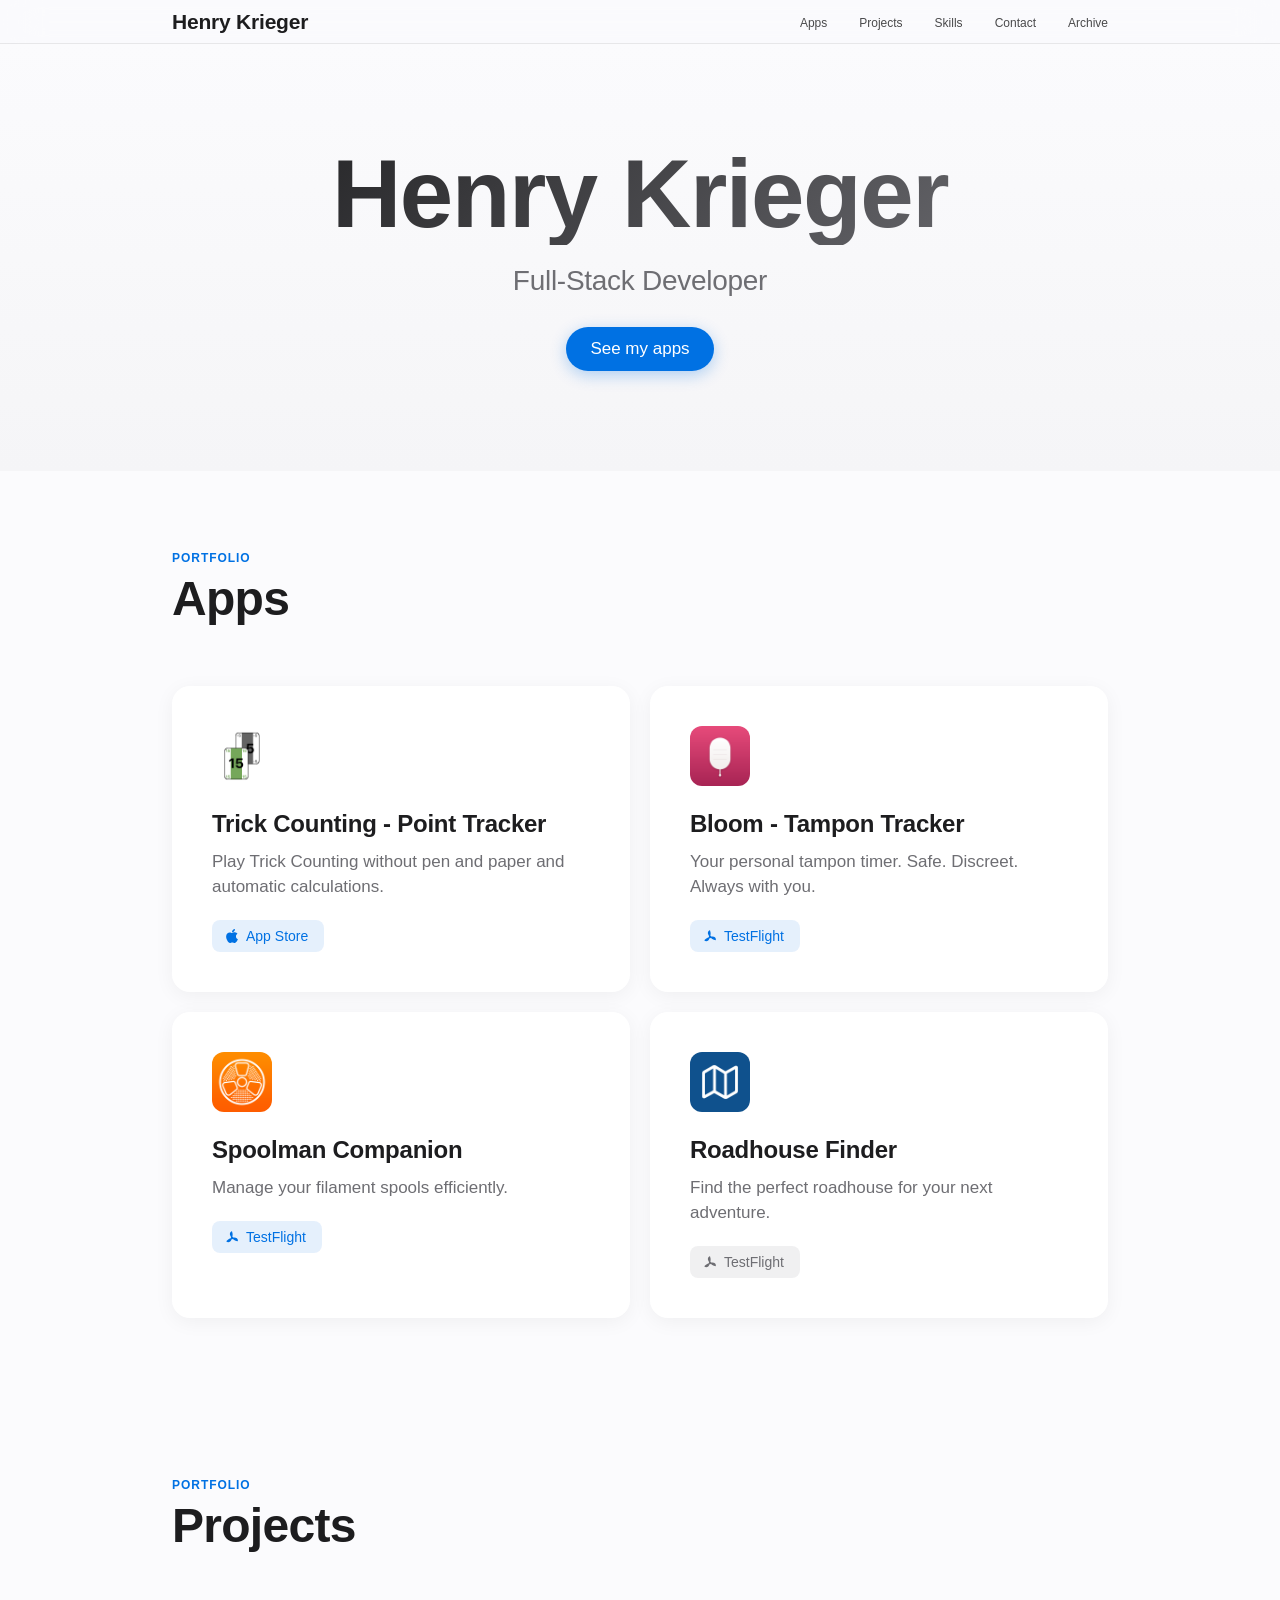
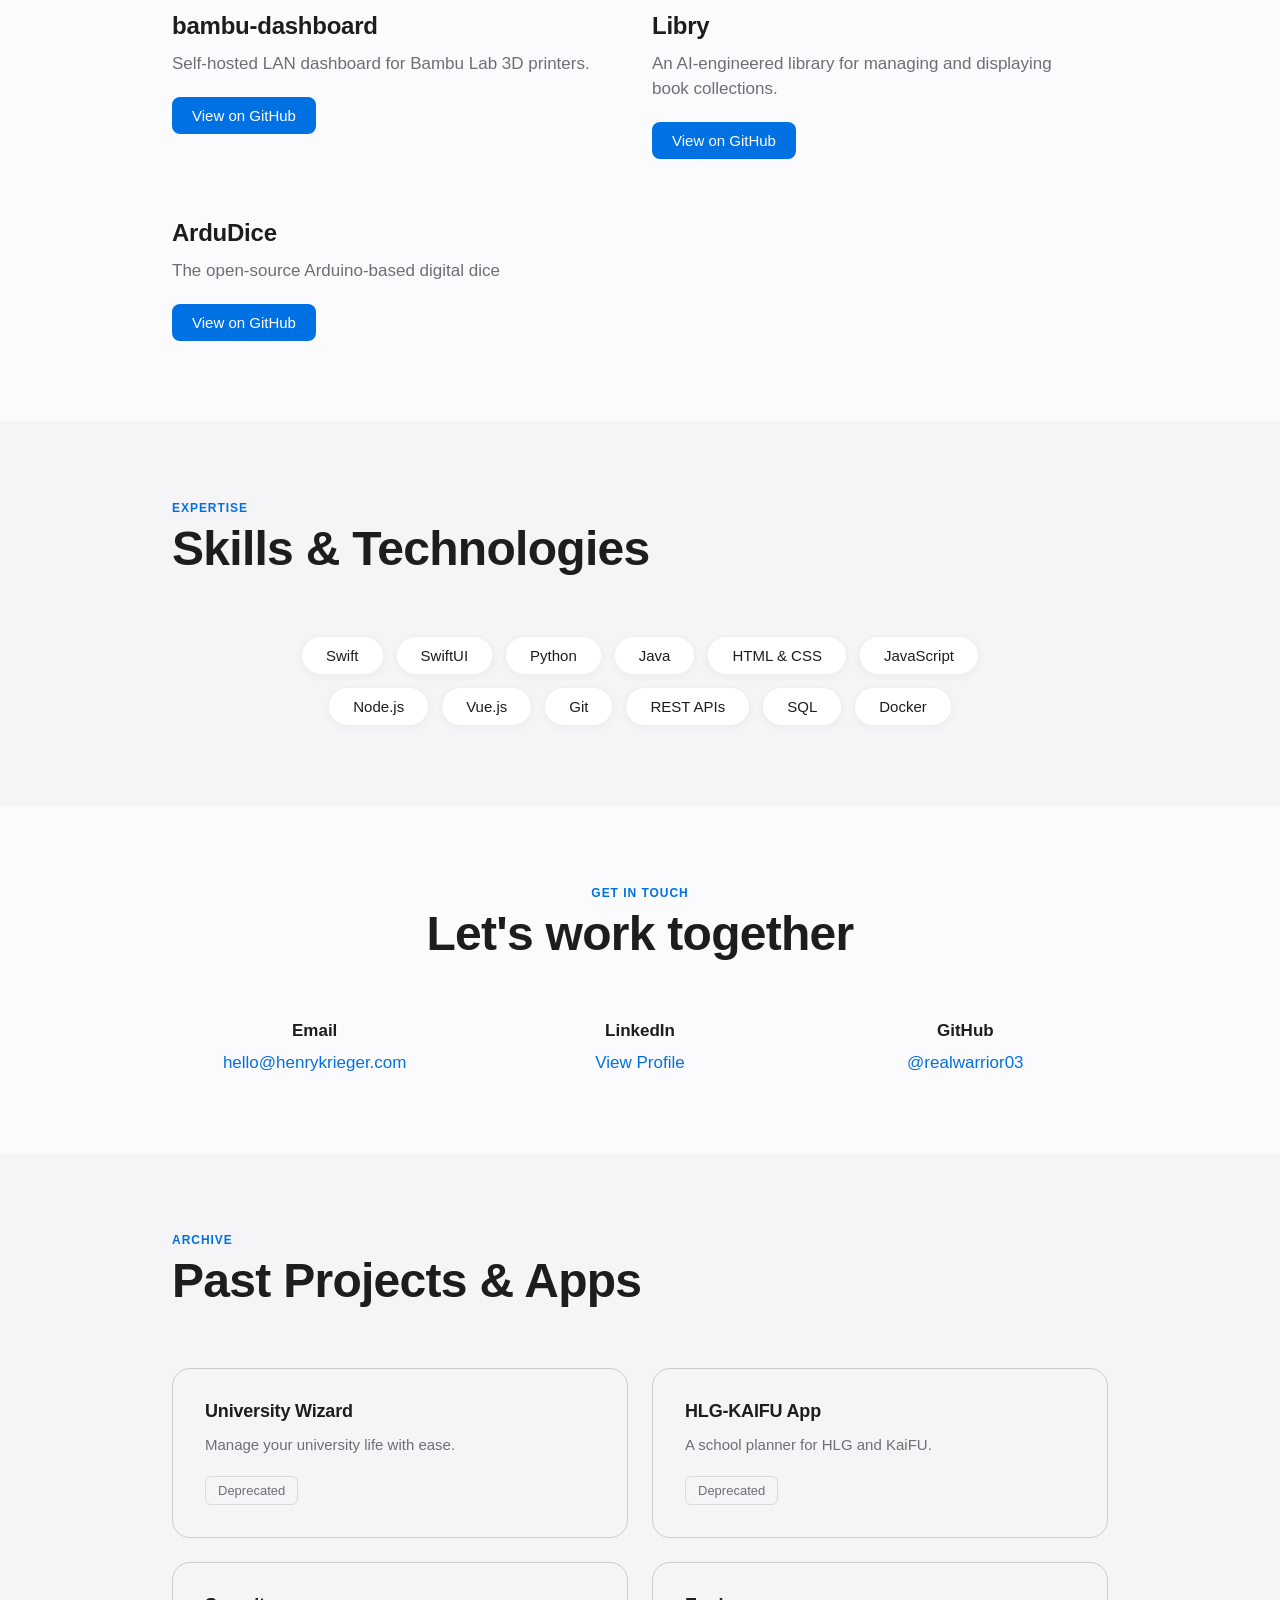
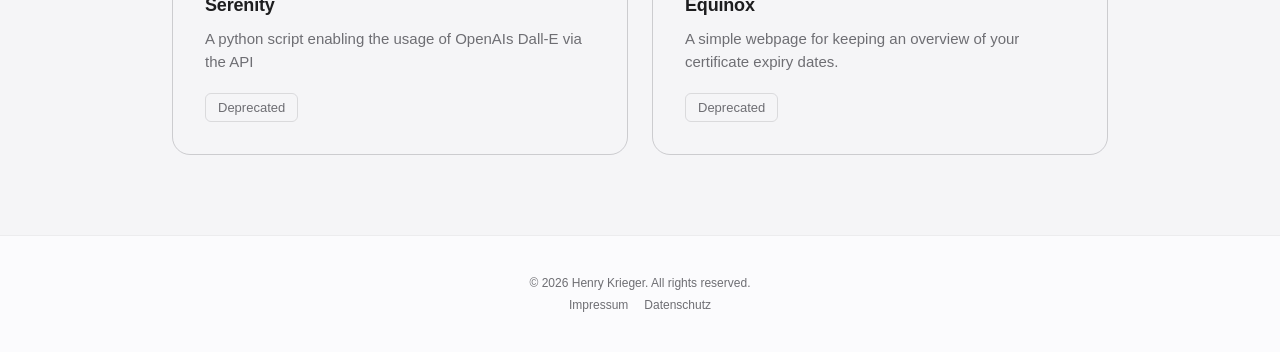
<file: index.html>
<!DOCTYPE html>
<html lang="de">
<head>
    <meta charset="UTF-8">
    <meta name="viewport" content="width=device-width, initial-scale=1.0">
    <title>Henry Krieger</title>
    <link rel="stylesheet" href="style.css">
    <link rel="icon" type="image/svg+xml" href="/favicon.svg">
    <link rel="apple-touch-icon" href="/favicon.svg">
</head>
<body>
    <nav>
        <div class="nav-content">
            <div class="nav-title">Henry Krieger</div>
            <ul class="nav-links">
                <li><a href="#apps">Apps</a></li>
                <li><a href="#projects">Projects</a></li>
                <li><a href="#skills">Skills</a></li>
                <li><a href="#contact">Contact</a></li>
                <li><a href="#archive">Archive</a></li>
            </ul>
        </div>
    </nav>

    <section class="hero">
        <div class="container">
            <h1>Henry Krieger</h1>
            <p class="hero-subtitle">Full-Stack Developer</p>
            <a href="#apps" class="cta-button">See my apps</a>
        </div>
    </section>

    <section id="apps">
        <div class="container">
            <div class="section-header">
                <p class="section-eyebrow">Portfolio</p>
                <h2 class="section-title">Apps</h2>
            </div>
            <div class="cards-grid">
                <div class="card fade-in">
                    <img class="card-icon" src="./media/trickcounting_icon.png">
                    <h3>Trick Counting - Point Tracker</h3>
                    <p>Play Trick Counting without pen and paper and automatic calculations.</p>
                    <a href="https://apps.apple.com/de/app/trick-counting-point-tracker/id1604458593?l=en-GB" class="card-link app-status available">
                        <svg class="btn-icon" viewBox="0 0 384 512" fill="currentColor" aria-hidden="true"><path d="M318.7 268.7c-.2-36.7 16.4-64.4 50-84.8-18.8-26.9-47.2-41.7-84.7-44.6-35.5-2.8-74.3 20.7-88.5 20.7-15 0-49.4-19.7-76.4-19.7C63.3 141.2 4 184.8 4 273.5q0 39.3 14.4 81.2c12.8 36.7 59 126.7 107.2 125.2 25.2-.6 43-17.9 75.8-17.9 31.8 0 48.3 17.9 76.4 17.9 48.6-.7 90.4-82.5 102.6-119.3-65.2-30.7-61.7-90-61.7-91.9zm-56.6-164.2c27.3-32.4 24.8-61.9 24-72.5-24.1 1.4-52 16.4-67.9 34.9-17.5 19.8-27.8 44.3-25.6 71.9 26.1 2 49.9-11.4 69.5-34.3z"/></svg>
                        App Store</a>
                </div>
                <div class="card fade-in">
                    <img class="card-icon" src="./media/bloom_icon.png">
                    <h3>Bloom - Tampon Tracker</h3>
                    <p>Your personal tampon timer. Safe. Discreet. Always with you.</p>
                    <a href="https://testflight.apple.com/join/H6pnygnQ" class="card-link app-status available">
                        <svg class="btn-icon btn-icon-rotor" viewBox="0 0 24 24" fill="currentColor" aria-hidden="true"><path d="M12 12C7.5 8 8 3 12 2 13.5 6 13 9.5 12 12Z"/><path d="M12 12C7.5 8 8 3 12 2 13.5 6 13 9.5 12 12Z" transform="rotate(120 12 12)"/><path d="M12 12C7.5 8 8 3 12 2 13.5 6 13 9.5 12 12Z" transform="rotate(240 12 12)"/><circle cx="12" cy="12" r="1.8"/></svg>
                        TestFlight</a>
                </div>
                <div class="card fade-in" hidden>
                    <img class="card-icon" src="./media/nemus_icon.png">
                    <h3>Nemus: Game Tracker</h3>
                    <p>more soon</p>
                    <a href="#" class="card-link app-status coming-soon">
                        <svg class="btn-icon btn-icon-rotor" viewBox="0 0 24 24" fill="currentColor" aria-hidden="true"><path d="M12 12C7.5 8 8 3 12 2 13.5 6 13 9.5 12 12Z"/><path d="M12 12C7.5 8 8 3 12 2 13.5 6 13 9.5 12 12Z" transform="rotate(120 12 12)"/><path d="M12 12C7.5 8 8 3 12 2 13.5 6 13 9.5 12 12Z" transform="rotate(240 12 12)"/><circle cx="12" cy="12" r="1.8"/></svg>
                        TestFlight</a>
                </div>
                <div class="card fade-in">
                    <img class="card-icon" src="./media/spoolmancompanion_icon.png">
                    <h3>Spoolman Companion</h3>
                    <p>Manage your filament spools efficiently.</p>
                    <a href="https://testflight.apple.com/join/hHv7GQmv" class="card-link app-status available">
                        <svg class="btn-icon btn-icon-rotor" viewBox="0 0 24 24" fill="currentColor" aria-hidden="true"><path d="M12 12C7.5 8 8 3 12 2 13.5 6 13 9.5 12 12Z"/><path d="M12 12C7.5 8 8 3 12 2 13.5 6 13 9.5 12 12Z" transform="rotate(120 12 12)"/><path d="M12 12C7.5 8 8 3 12 2 13.5 6 13 9.5 12 12Z" transform="rotate(240 12 12)"/><circle cx="12" cy="12" r="1.8"/></svg>
                        TestFlight</a>
                </div>
                <div class="card fade-in" hidden>
                    <img class="card-icon" src="./media/pinboard_icon.png">
                    <h3>Pinboard</h3>
                    <p>more soon</p>
                    <a href="#" class="card-link app-status coming-soon">
                        <svg class="btn-icon btn-icon-rotor" viewBox="0 0 24 24" fill="currentColor" aria-hidden="true"><path d="M12 12C7.5 8 8 3 12 2 13.5 6 13 9.5 12 12Z"/><path d="M12 12C7.5 8 8 3 12 2 13.5 6 13 9.5 12 12Z" transform="rotate(120 12 12)"/><path d="M12 12C7.5 8 8 3 12 2 13.5 6 13 9.5 12 12Z" transform="rotate(240 12 12)"/><circle cx="12" cy="12" r="1.8"/></svg>
                        TestFlight</a>
                </div>
                <div class="card fade-in">
                    <img class="card-icon" src="./media/roadhousefinder_icon.png">
                    <h3>Roadhouse Finder</h3>
                    <p>Find the perfect roadhouse for your next adventure.</p>
                    <a href="https://testflight.apple.com/join/pAKDeSSI" class="card-link app-status coming-soon">
                        <svg class="btn-icon btn-icon-rotor" viewBox="0 0 24 24" fill="currentColor" aria-hidden="true"><path d="M12 12C7.5 8 8 3 12 2 13.5 6 13 9.5 12 12Z"/><path d="M12 12C7.5 8 8 3 12 2 13.5 6 13 9.5 12 12Z" transform="rotate(120 12 12)"/><path d="M12 12C7.5 8 8 3 12 2 13.5 6 13 9.5 12 12Z" transform="rotate(240 12 12)"/><circle cx="12" cy="12" r="1.8"/></svg>
                        TestFlight</a>
                </div>
                <div class="card fade-in" hidden>
                    <!-- <img class="card-icon" src="./media/subtrackrcompanion_icon.png"> -->
                    <h3>Subtrackr Companion</h3>
                    <p>more soon</p>
                    <a href="#" class="card-link app-status coming-soon">
                        <svg class="btn-icon btn-icon-rotor" viewBox="0 0 24 24" fill="currentColor" aria-hidden="true"><path d="M12 12C7.5 8 8 3 12 2 13.5 6 13 9.5 12 12Z"/><path d="M12 12C7.5 8 8 3 12 2 13.5 6 13 9.5 12 12Z" transform="rotate(120 12 12)"/><path d="M12 12C7.5 8 8 3 12 2 13.5 6 13 9.5 12 12Z" transform="rotate(240 12 12)"/><circle cx="12" cy="12" r="1.8"/></svg>
                        TestFlight</a>
                </div>
                <div class="card fade-in" hidden>
                    <!-- <img class="card-icon" src="./media/stube_icon.png"> -->
                    <h3>Stube</h3>
                    <p>more soon</p>
                    <a href="#" class="card-link app-status coming-soon">
                        <svg class="btn-icon btn-icon-rotor" viewBox="0 0 24 24" fill="currentColor" aria-hidden="true"><path d="M12 12C7.5 8 8 3 12 2 13.5 6 13 9.5 12 12Z"/><path d="M12 12C7.5 8 8 3 12 2 13.5 6 13 9.5 12 12Z" transform="rotate(120 12 12)"/><path d="M12 12C7.5 8 8 3 12 2 13.5 6 13 9.5 12 12Z" transform="rotate(240 12 12)"/><circle cx="12" cy="12" r="1.8"/></svg>
                        TestFlight</a>
                </div>
            </div>
        </div>
    </section>

    <section id="projects">
        <div class="container">
            <div class="section-header">
                <p class="section-eyebrow">Portfolio</p>
                <h2 class="section-title">Projects</h2>
            </div>
            <div class="projects-grid">
                <div class="project-item fade-in">
                    <h3>bambu-dashboard</h3>
                    <p>Self-hosted LAN dashboard for Bambu Lab 3D printers.</p>
                    <a href="" target="_blank" class="project-link active">View on GitHub</a>
                </div>
                <div class="project-item fade-in">
                    <h3>Libry</h3>
                    <p>An AI-engineered library for managing and displaying book collections.</p>
                    <a href="https://github.com/realwarrior03/henrys-library" target="_blank" class="project-link active">View on GitHub</a>
                </div>
                <div class="project-item fade-in">
                    <h3>ArduDice</h3>
                    <p>The open-source Arduino-based digital dice</p>
                    <a href="https://github.com/realwarrior03/ArduDice" target="_blank" class="project-link active">View on GitHub</a>
                </div>
                <div class="project-item fade-in" hidden>
                    <h3>Fortbildungen-rewritten</h3>
                    <p>A comprehensive webpage for managing trainings at your company. All based on your company's active direcory.</p>
                    <a href="#" class="project-link coming-soon">Soon on GitHub</a>
                </div>
                <div class="project-item fade-in" hidden>
                    <h3>Kopfbogen-v2026</h3>
                    <p>A modern webpage for managing your company's letterheads.</p>
                    <a href="#" class="project-link coming-soon">Soon on GitHub</a>
                </div>

            </div>
        </div>
    </section>

    <section id="skills">
        <div class="container">
            <div class="section-header">
                <p class="section-eyebrow">Expertise</p>
                <h2 class="section-title">Skills & Technologies</h2>
            </div>
            <div class="skills-container">
                <div class="skill-pill">Swift</div>
                <div class="skill-pill">SwiftUI</div>
                <div class="skill-pill">Python</div>
                <div class="skill-pill">Java</div>
                <div class="skill-pill">HTML & CSS</div>
                <div class="skill-pill">JavaScript</div>
                <div class="skill-pill">Node.js</div>
                <div class="skill-pill">Vue.js</div>
                <div class="skill-pill">Git</div>
                <div class="skill-pill">REST APIs</div>
                <div class="skill-pill">SQL</div>
                <div class="skill-pill">Docker</div>
            </div>
            <div class="skills-container" id="skills-container"></div>
        </div>
    </section>

    <section id="contact">
        <div class="container">
            <div class="section-header" style="text-align: center;">
                <p class="section-eyebrow">Get in touch</p>
                <h2 class="section-title">Let's work together</h2>
            </div>
            <div class="contact-grid">
                <div class="contact-item">
                    <h3>Email</h3>
                    <a href="mailto:hello@henrykrieger.com">hello@henrykrieger.com</a>
                </div>
                <div class="contact-item">
                    <h3>LinkedIn</h3>
                    <a href="https://linkedin.com/in/henrykrieger" target="_blank">View Profile</a>
                </div>
                <div class="contact-item">
                    <h3>GitHub</h3>
                    <a href="https://github.com/realwarrior03" target="_blank">@realwarrior03</a>
                </div>
            </div>
        </div>
    </section>

    <section id="archive">
        <div class="container">
            <div class="section-header">
                <p class="section-eyebrow">Archive</p>
                <h2 class="section-title">Past Projects & Apps</h2>
            </div>
            <div class="archive-grid">
                <div class="archive-item fade-in">
                    <h3>University Wizard</h3>
                    <p>Manage your university life with ease.</p>
                    <a class="archive-link deprecated">Deprecated</a>
                </div>
                <div class="archive-item fade-in">
                    <h3>HLG-KAIFU App</h3>
                    <p>A school planner for HLG and KaiFU.</p>
                    <a class="archive-link deprecated">Deprecated</a>
                </div>
                <div class="archive-item fade-in">
                    <h3>Serenity</h3>
                    <p>A python script enabling the usage of OpenAIs Dall-E via the API</p>
                    <a class="archive-link deprecated">Deprecated</a>
                </div>
                <div class="archive-item fade-in">
                    <h3>Equinox</h3>
                    <p>A simple webpage for keeping an overview of your certificate expiry dates.</p>
                    <a class="archive-link deprecated">Deprecated</a>
                </div>
            </div>
        </div>
    </section>

    <footer>
        <div class="container">
            <p>© 2026 Henry Krieger. All rights reserved.</p>
            <div class="footer-links">
                <a href="./impressum.html">Impressum</a>
                <a href="./datenschutz.html">Datenschutz</a>
            </div>
        </div>
    </footer>

    <script>
        // Smooth scroll
        document.querySelectorAll('a[href^="#"]').forEach(anchor => {
            anchor.addEventListener('click', function (e) {
                e.preventDefault();
                const target = document.querySelector(this.getAttribute('href'));
                if (target) {
                    const offsetTop = target.offsetTop - 44;
                    window.scrollTo({
                        top: offsetTop,
                        behavior: 'smooth'
                    });
                }
            });
        });

        // Intersection Observer for fade-in animations
        const observerOptions = {
            threshold: 0.1,
            rootMargin: '0px 0px -50px 0px'
        };

        const observer = new IntersectionObserver((entries) => {
            entries.forEach(entry => {
                if (entry.isIntersecting) {
                    entry.target.classList.add('visible');
                    observer.unobserve(entry.target);
                }
            });
        }, observerOptions);

        document.querySelectorAll('.fade-in').forEach(element => {
            observer.observe(element);
        });
    </script>
</body>
</html>
</file>
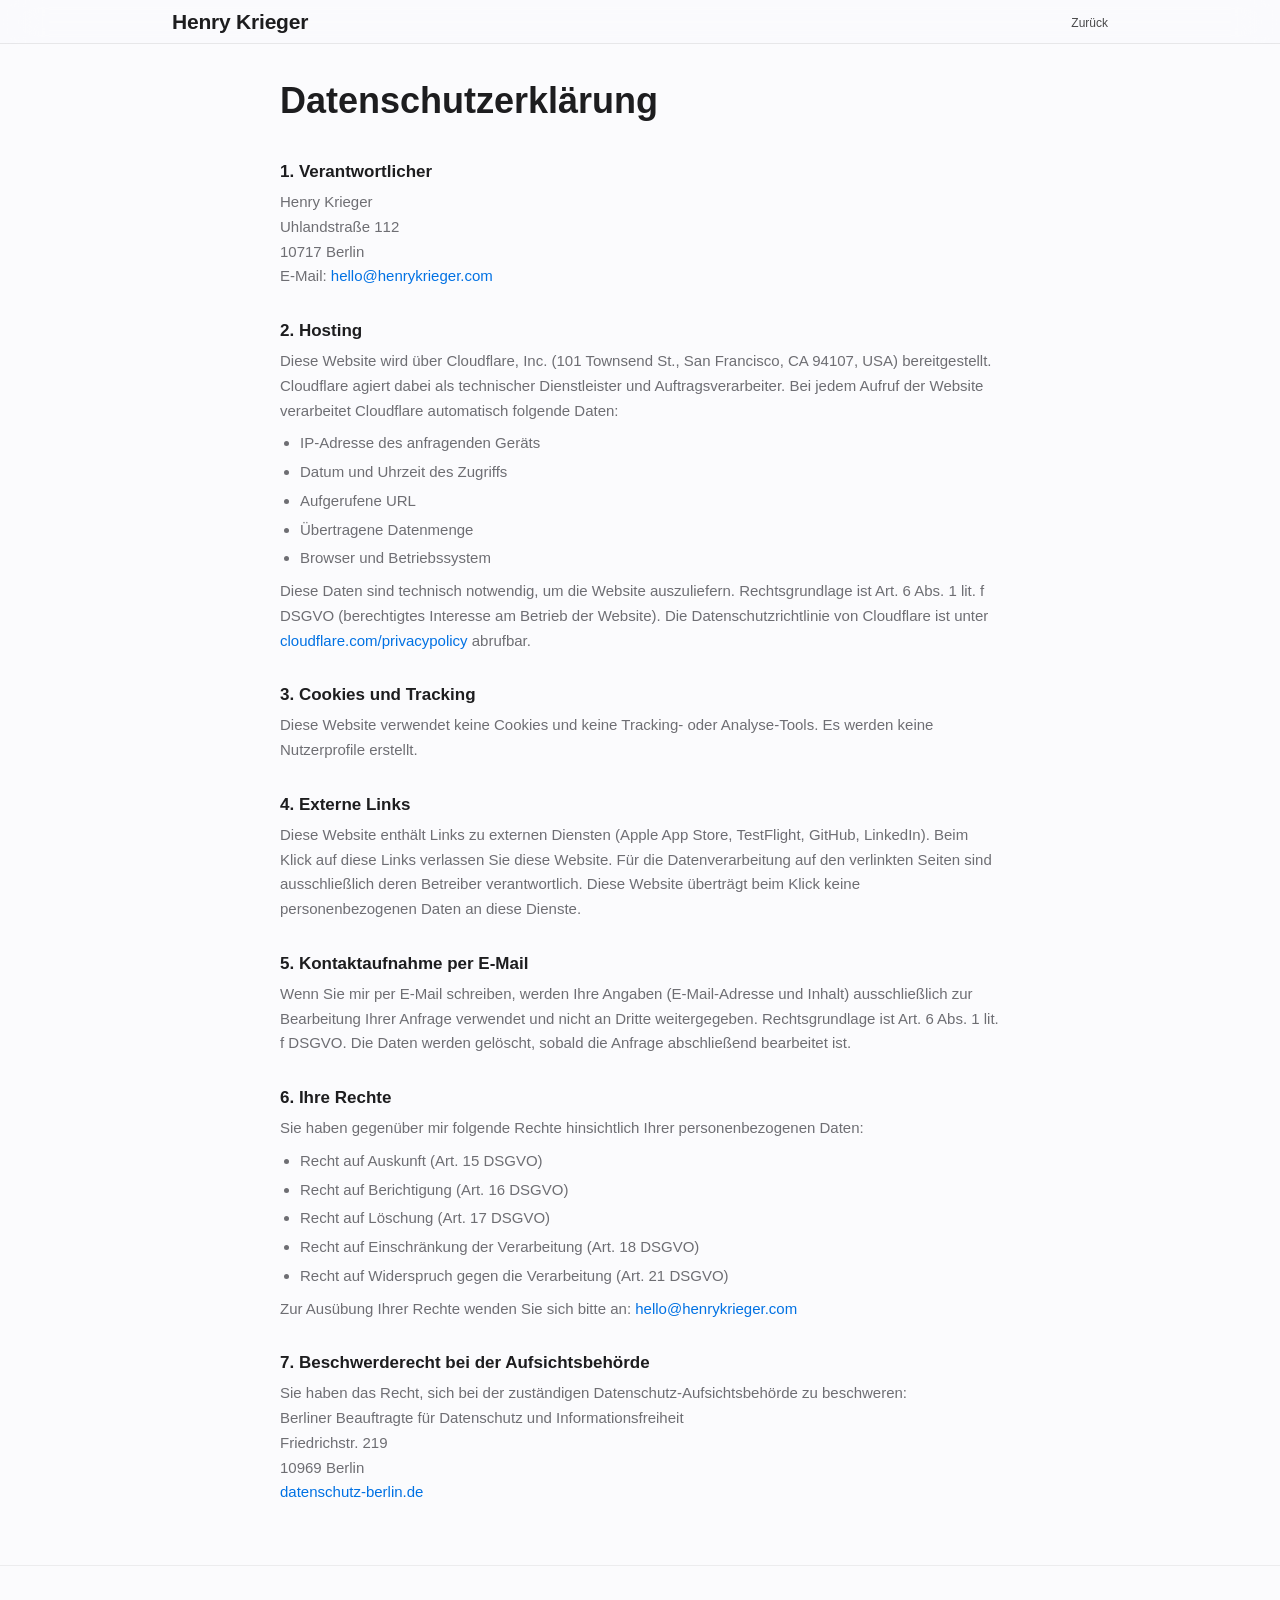
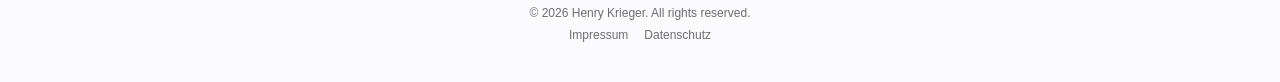
<file: datenschutz.html>
<!DOCTYPE html>
<html lang="de">
<head>
    <meta charset="UTF-8">
    <meta name="viewport" content="width=device-width, initial-scale=1.0">
    <title>Datenschutzerklärung – Henry Krieger</title>
    <link rel="stylesheet" href="style.css">
    <link rel="icon" type="image/svg+xml" href="/favicon.svg">
    <link rel="apple-touch-icon" href="/favicon.svg">
</head>
<body>
    <nav>
        <div class="nav-content">
            <div class="nav-title">Henry Krieger</div>
            <ul class="nav-links">
                <li><a href="./index.html">Zurück</a></li>
            </ul>
        </div>
    </nav>

    <section class="legal-section">
        <div class="container">
            <div class="legal-content">
                <h1>Datenschutzerklärung</h1>

                <h2>1. Verantwortlicher</h2>
                <p>
                    Henry Krieger<br>
                    Uhlandstraße 112<br>
                    10717 Berlin<br>
                    E-Mail: <a href="mailto:hello@henrykrieger.com">hello@henrykrieger.com</a>
                </p>

                <h2>2. Hosting</h2>
                <p>
                    Diese Website wird über Cloudflare, Inc. (101 Townsend St., San Francisco, CA 94107, USA) bereitgestellt. Cloudflare agiert dabei als technischer Dienstleister und Auftragsverarbeiter. Bei jedem Aufruf der Website verarbeitet Cloudflare automatisch folgende Daten:
                </p>
                <ul>
                    <li>IP-Adresse des anfragenden Geräts</li>
                    <li>Datum und Uhrzeit des Zugriffs</li>
                    <li>Aufgerufene URL</li>
                    <li>Übertragene Datenmenge</li>
                    <li>Browser und Betriebssystem</li>
                </ul>
                <p>
                    Diese Daten sind technisch notwendig, um die Website auszuliefern. Rechtsgrundlage ist Art. 6 Abs. 1 lit. f DSGVO (berechtigtes Interesse am Betrieb der Website). Die Datenschutzrichtlinie von Cloudflare ist unter <a href="https://www.cloudflare.com/privacypolicy/" target="_blank" rel="noopener noreferrer">cloudflare.com/privacypolicy</a> abrufbar.
                </p>

                <h2>3. Cookies und Tracking</h2>
                <p>
                    Diese Website verwendet keine Cookies und keine Tracking- oder Analyse-Tools. Es werden keine Nutzerprofile erstellt.
                </p>

                <h2>4. Externe Links</h2>
                <p>
                    Diese Website enthält Links zu externen Diensten (Apple App Store, TestFlight, GitHub, LinkedIn). Beim Klick auf diese Links verlassen Sie diese Website. Für die Datenverarbeitung auf den verlinkten Seiten sind ausschließlich deren Betreiber verantwortlich. Diese Website überträgt beim Klick keine personenbezogenen Daten an diese Dienste.
                </p>

                <h2>5. Kontaktaufnahme per E-Mail</h2>
                <p>
                    Wenn Sie mir per E-Mail schreiben, werden Ihre Angaben (E-Mail-Adresse und Inhalt) ausschließlich zur Bearbeitung Ihrer Anfrage verwendet und nicht an Dritte weitergegeben. Rechtsgrundlage ist Art. 6 Abs. 1 lit. f DSGVO. Die Daten werden gelöscht, sobald die Anfrage abschließend bearbeitet ist.
                </p>

                <h2>6. Ihre Rechte</h2>
                <p>Sie haben gegenüber mir folgende Rechte hinsichtlich Ihrer personenbezogenen Daten:</p>
                <ul>
                    <li>Recht auf Auskunft (Art. 15 DSGVO)</li>
                    <li>Recht auf Berichtigung (Art. 16 DSGVO)</li>
                    <li>Recht auf Löschung (Art. 17 DSGVO)</li>
                    <li>Recht auf Einschränkung der Verarbeitung (Art. 18 DSGVO)</li>
                    <li>Recht auf Widerspruch gegen die Verarbeitung (Art. 21 DSGVO)</li>
                </ul>
                <p>
                    Zur Ausübung Ihrer Rechte wenden Sie sich bitte an: <a href="mailto:hello@henrykrieger.com">hello@henrykrieger.com</a>
                </p>

                <h2>7. Beschwerderecht bei der Aufsichtsbehörde</h2>
                <p>
                    Sie haben das Recht, sich bei der zuständigen Datenschutz-Aufsichtsbehörde zu beschweren:
                </p>
                <p>
                    Berliner Beauftragte für Datenschutz und Informationsfreiheit<br>
                    Friedrichstr. 219<br>
                    10969 Berlin<br>
                    <a href="https://www.datenschutz-berlin.de" target="_blank" rel="noopener noreferrer">datenschutz-berlin.de</a>
                </p>
            </div>
        </div>
    </section>

    <footer>
        <div class="container">
            <p>© 2026 Henry Krieger. All rights reserved.</p>
            <div class="footer-links">
                <a href="./impressum.html">Impressum</a>
                <a href="./datenschutz.html">Datenschutz</a>
            </div>
        </div>
    </footer>
</body>
</html>
</file>
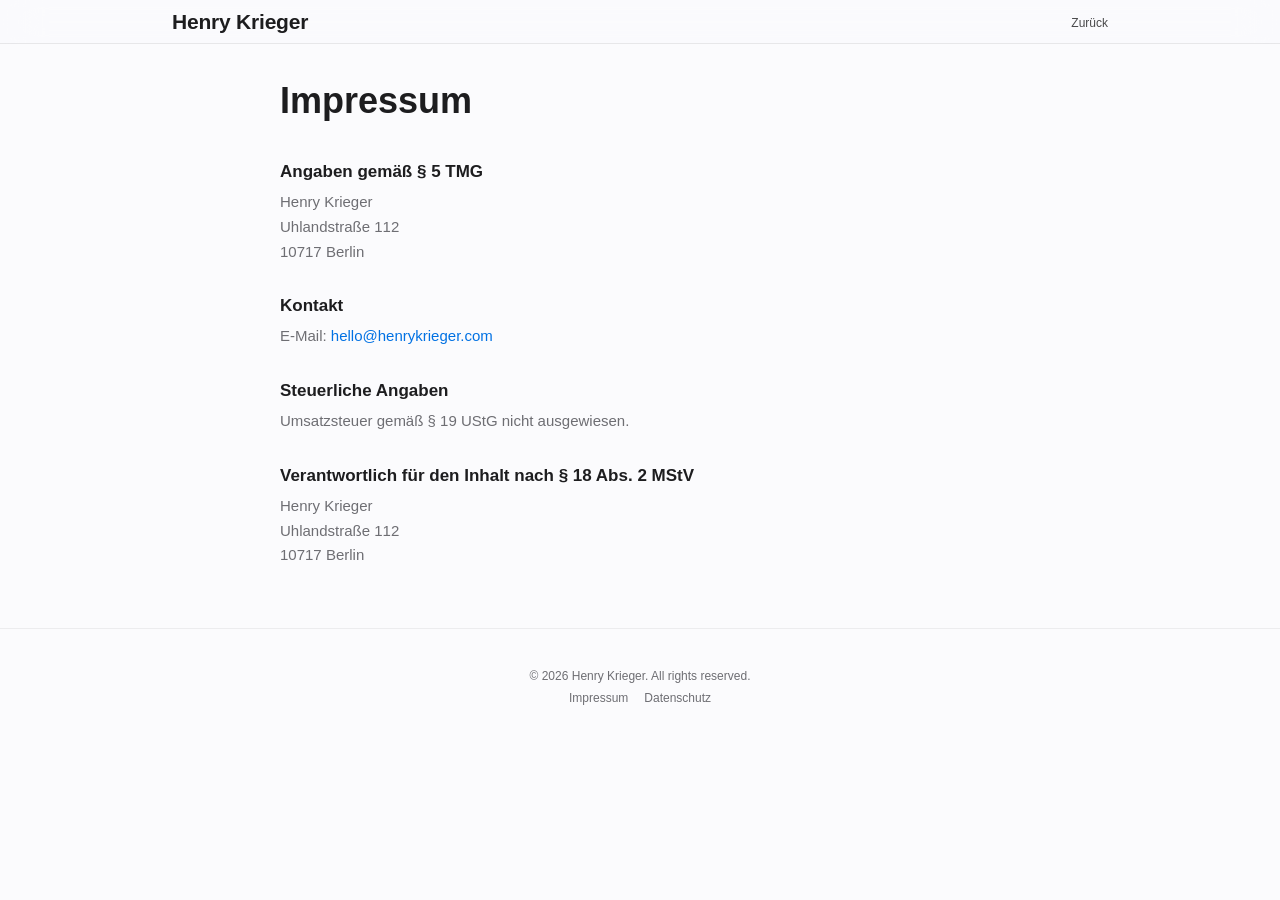
<file: impressum.html>
<!DOCTYPE html>
<html lang="de">
<head>
    <meta charset="UTF-8">
    <meta name="viewport" content="width=device-width, initial-scale=1.0">
    <title>Impressum – Henry Krieger</title>
    <link rel="stylesheet" href="style.css">
    <link rel="icon" type="image/svg+xml" href="/favicon.svg">
    <link rel="apple-touch-icon" href="/favicon.svg">
</head>
<body>
    <nav>
        <div class="nav-content">
            <div class="nav-title">Henry Krieger</div>
            <ul class="nav-links">
                <li><a href="./index.html">Zurück</a></li>
            </ul>
        </div>
    </nav>

    <section class="legal-section">
        <div class="container">
            <div class="legal-content">
                <h1>Impressum</h1>

                <h2>Angaben gemäß § 5 TMG</h2>
                <p>
                    Henry Krieger<br>
                    Uhlandstraße 112<br>
                    10717 Berlin
                </p>

                <h2>Kontakt</h2>
                <p>
                    E-Mail: <a href="mailto:hello@henrykrieger.com">hello@henrykrieger.com</a>
                </p>

                <h2>Steuerliche Angaben</h2>
                <p>Umsatzsteuer gemäß § 19 UStG nicht ausgewiesen.</p>

                <h2>Verantwortlich für den Inhalt nach § 18 Abs. 2 MStV</h2>
                <p>
                    Henry Krieger<br>
                    Uhlandstraße 112<br>
                    10717 Berlin
                </p>
            </div>
        </div>
    </section>

    <footer>
        <div class="container">
            <p>© 2026 Henry Krieger. All rights reserved.</p>
            <div class="footer-links">
                <a href="./impressum.html">Impressum</a>
                <a href="./datenschutz.html">Datenschutz</a>
            </div>
        </div>
    </footer>
</body>
</html>
</file>
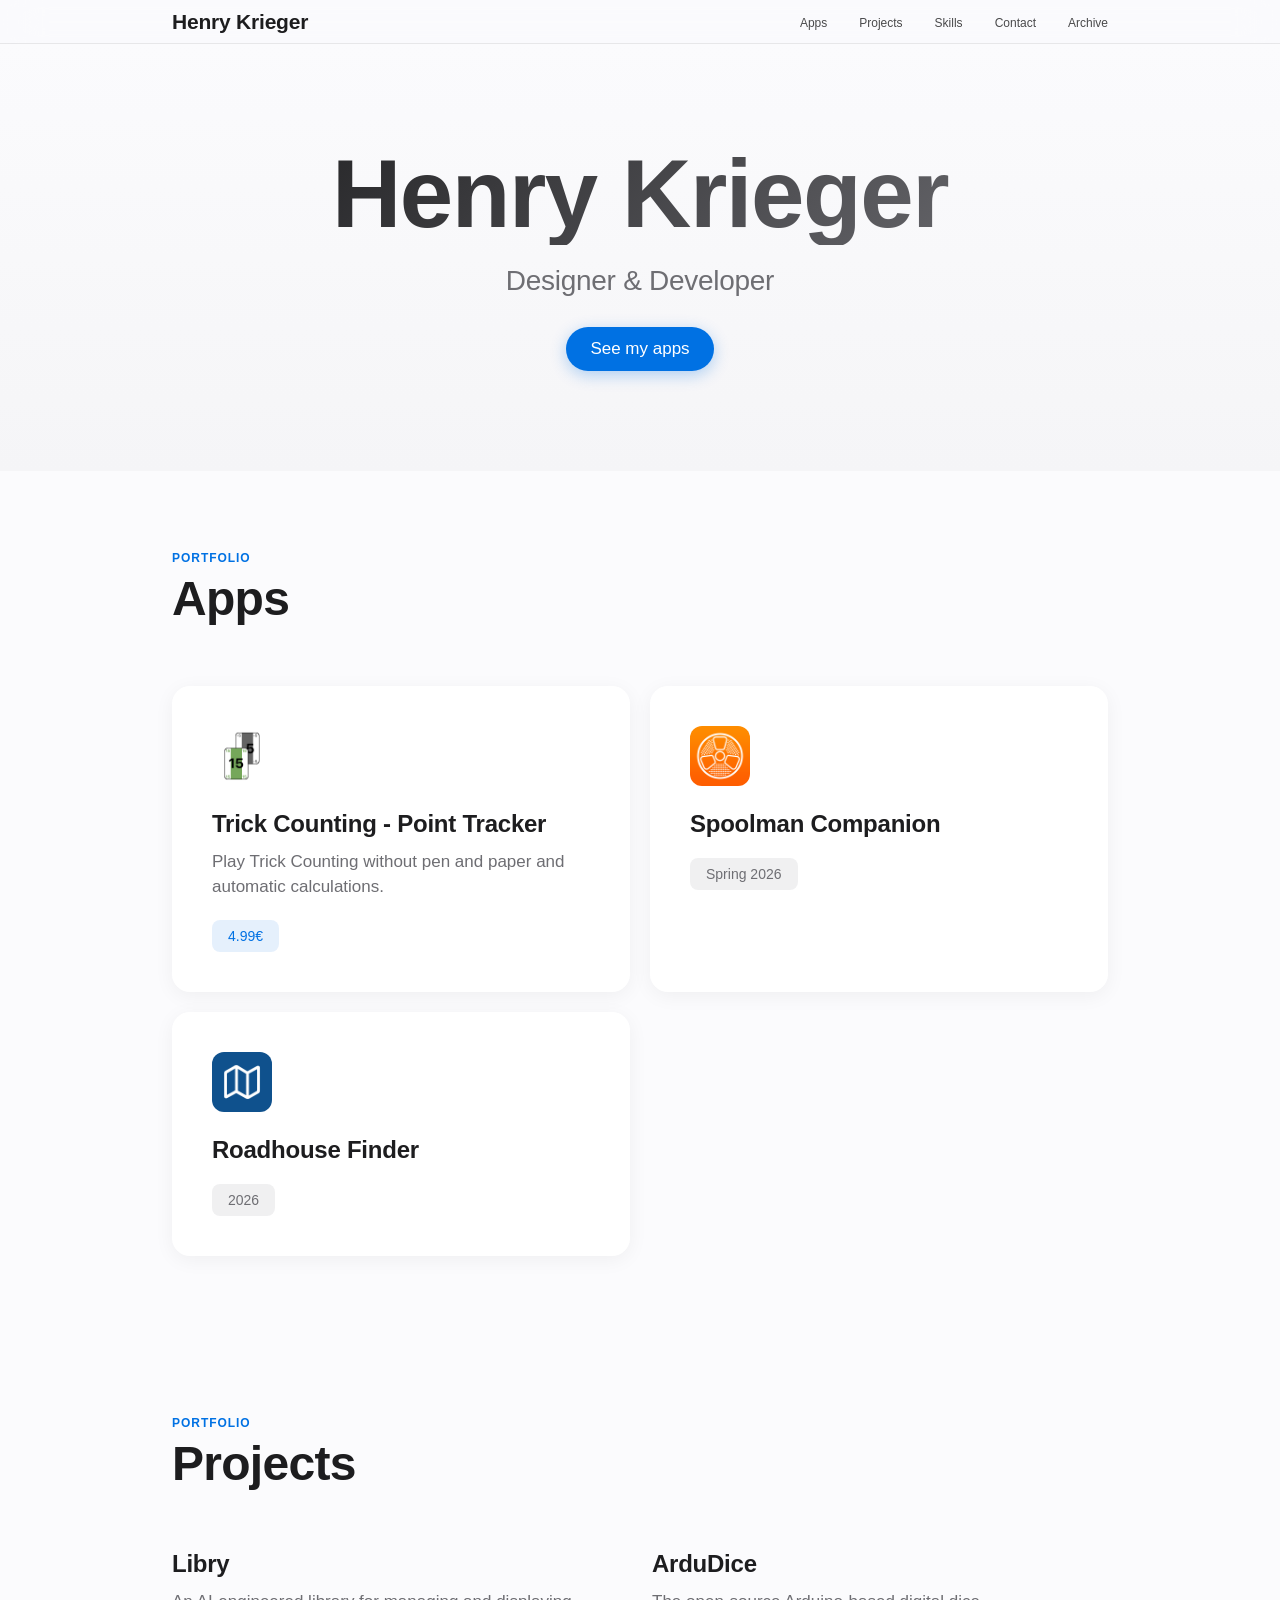
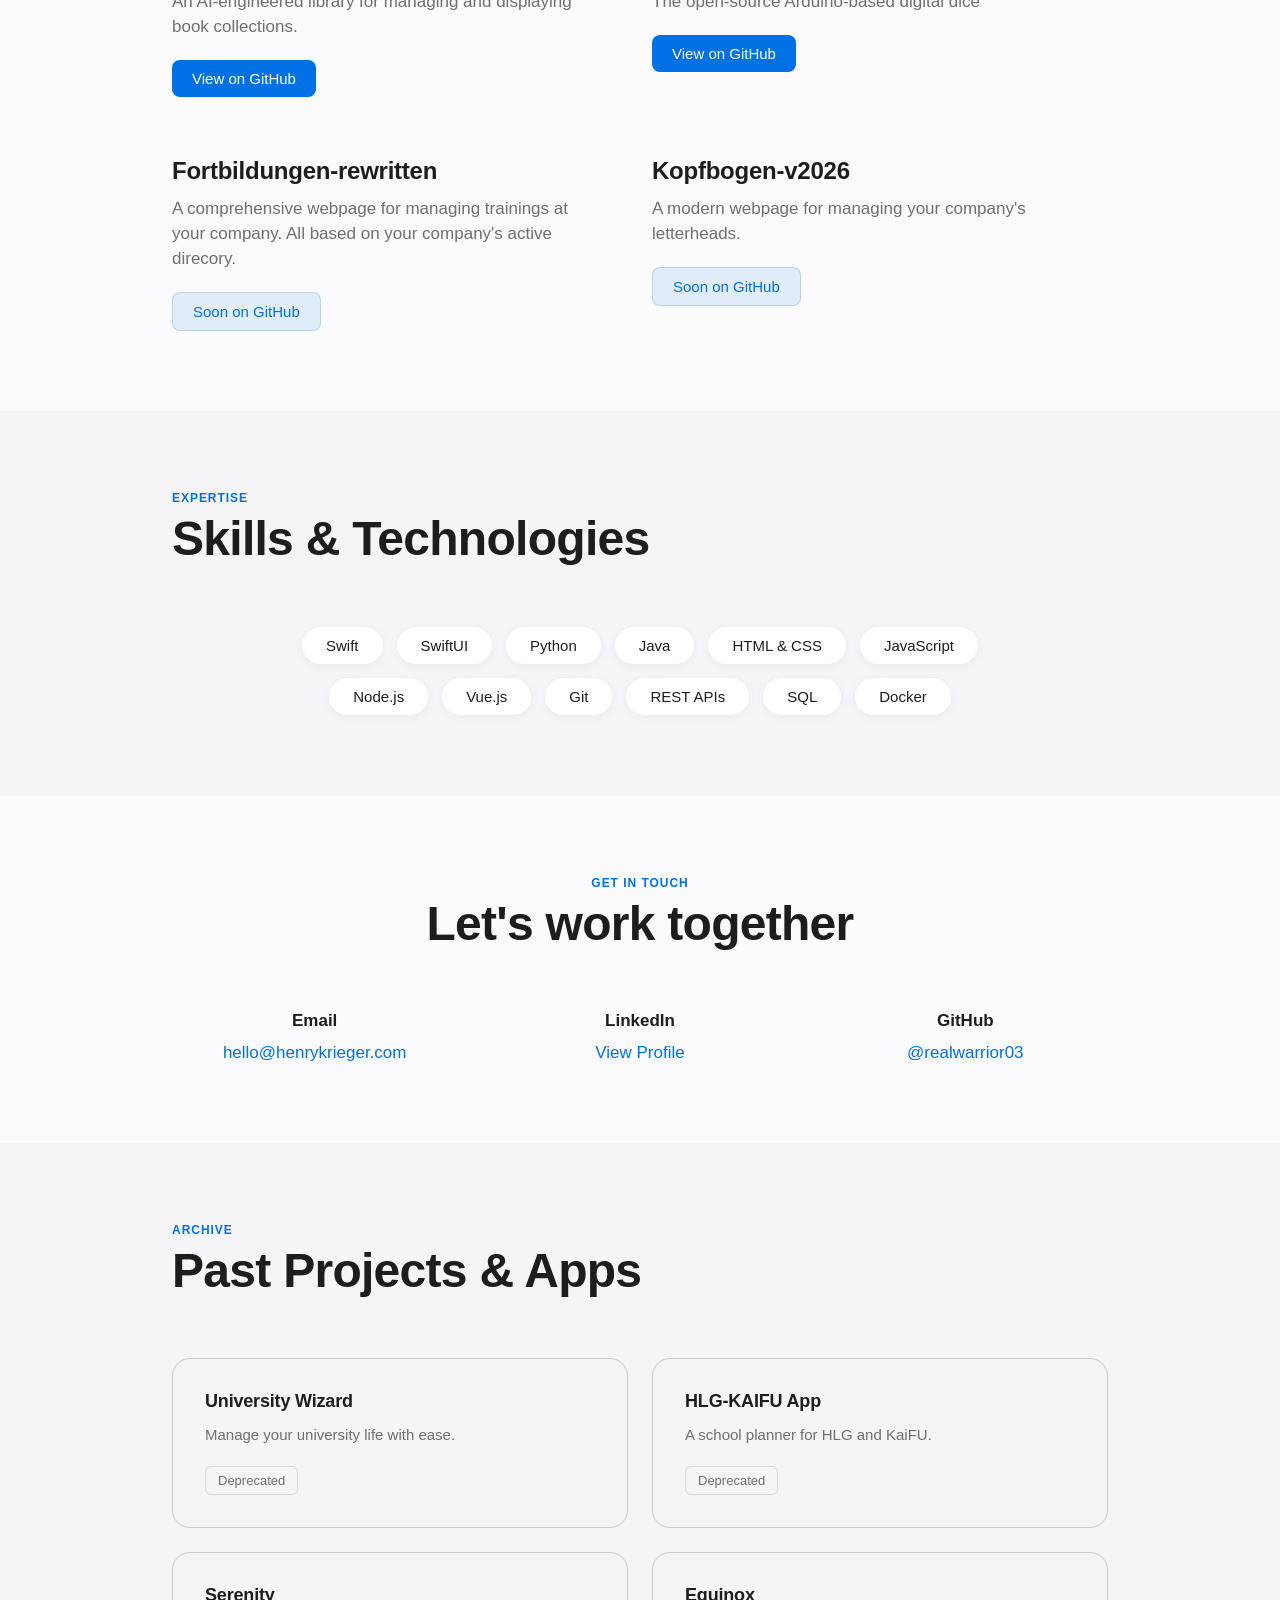
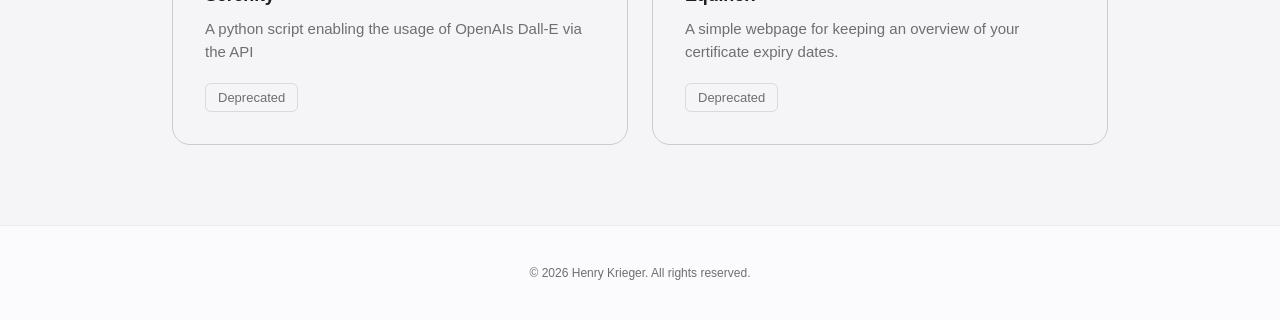
<file: portfolio.html>
<!DOCTYPE html>
<html lang="de">
<head>
    <meta charset="UTF-8">
    <meta name="viewport" content="width=device-width, initial-scale=1.0">
    <title>Henry Krieger</title>
    <link rel="stylesheet" href="style.css">
</head>
<body>
    <nav>
        <div class="nav-content">
            <div class="nav-title">Henry Krieger</div>
            <ul class="nav-links">
                <li><a href="#apps">Apps</a></li>
                <li><a href="#projects">Projects</a></li>
                <li><a href="#skills">Skills</a></li>
                <li><a href="#contact">Contact</a></li>
                <li><a href="#archive">Archive</a></li>
            </ul>
        </div>
    </nav>

    <section class="hero">
        <div class="container">
            <h1>Henry Krieger</h1>
            <p class="hero-subtitle">Designer & Developer</p>
            <!-- <p class="hero-subtitle">Designer. Developer. Creator.</p> -->
            <a href="#apps" class="cta-button">See my apps</a>
        </div>
    </section>

    <section id="apps">
        <div class="container">
            <div class="section-header">
                <p class="section-eyebrow">Portfolio</p>
                <h2 class="section-title">Apps</h2>
            </div>
            <div class="cards-grid">
                <div class="card fade-in">
                    <img class="card-icon" src="./media/trickcounting_icon.png">
                    <h3>Trick Counting - Point Tracker</h3>
                    <p>Play Trick Counting without pen and paper and automatic calculations.</p>
                    <a href="#" class="card-link app-status available">4.99€</a>
                </div>
                <div class="card fade-in">
                    <img class="card-icon" src="./media/spoolmancompanion_icon.png">
                    <h3>Spoolman Companion</h3>
                    <p></p>
                    <a href="#" class="card-link app-status coming-soon">Spring 2026</a>
                </div>
                <div class="card fade-in">
                    <img class="card-icon" src="./media/roadhousefinder_icon.png">
                    <h3>Roadhouse Finder</h3>
                    <p></p>
                    <a href="#" class="card-link app-status coming-soon">2026</a>
                </div>

            </div>
        </div>
    </section>

    <section id="projects">
        <div class="container">
            <div class="section-header">
                <p class="section-eyebrow">Portfolio</p>
                <h2 class="section-title">Projects</h2>
            </div>
            <div class="projects-grid">
                <div class="project-item fade-in">
                    <h3>Libry</h3>
                    <p>An AI-engineered library for managing and displaying book collections.</p>
                    <a href="https://github.com/realwarrior03/henrys-library" target="_blank" class="project-link active">View on GitHub</a>
                </div>
                <div class="project-item fade-in">
                    <h3>ArduDice</h3>
                    <p>The open-source Arduino-based digital dice</p>
                    <a href="https://github.com/realwarrior03/ArduDice" target="_blank" class="project-link active">View on GitHub</a>
                </div>
                <div class="project-item fade-in">
                    <h3>Fortbildungen-rewritten</h3>
                    <p>A comprehensive webpage for managing trainings at your company. All based on your company's active direcory.</p>
                    <a href="#" class="project-link coming-soon">Soon on GitHub</a>
                </div>
                <div class="project-item fade-in">
                    <h3>Kopfbogen-v2026</h3>
                    <p>A modern webpage for managing your company's letterheads.</p>
                    <a href="#" class="project-link coming-soon">Soon on GitHub</a>
                </div>

            </div>
        </div>
    </section>

    <section id="skills">
        <div class="container">
            <div class="section-header">
                <p class="section-eyebrow">Expertise</p>
                <h2 class="section-title">Skills & Technologies</h2>
            </div>
            <div class="skills-container">
                <div class="skill-pill">Swift</div>
                <div class="skill-pill">SwiftUI</div>
                <div class="skill-pill">Python</div>
                <div class="skill-pill">Java</div>
                <div class="skill-pill">HTML & CSS</div>
                <div class="skill-pill">JavaScript</div>
                <div class="skill-pill">Node.js</div>
                <div class="skill-pill">Vue.js</div>
                <!-- <div class="skill-pill">UI/UX Design</div>
                <div class="skill-pill">Responsive Design</div> -->
                <div class="skill-pill">Git</div>
                <div class="skill-pill">REST APIs</div>
                <div class="skill-pill">SQL</div>
                <div class="skill-pill">Docker</div>
            </div>
            <div class="skills-container" id="skills-container"></div>
        </div>
    </section>

    <section id="contact">
        <div class="container">
            <div class="section-header" style="text-align: center;">
                <p class="section-eyebrow">Get in touch</p>
                <h2 class="section-title">Let's work together</h2>
            </div>
            <div class="contact-grid">
                <div class="contact-item">
                    <h3>Email</h3>
                    <a href="mailto:hello@henrykrieger.com">hello@henrykrieger.com</a>
                </div>
                <div class="contact-item">
                    <h3>LinkedIn</h3>
                    <a href="https://linkedin.com/in/henrykrieger" target="_blank">View Profile</a>
                </div>
                <div class="contact-item">
                    <h3>GitHub</h3>
                    <a href="https://github.com/realwarrior03" target="_blank">@realwarrior03</a>
                </div>
            </div>
        </div>
    </section>

    <section id="archive">
        <div class="container">
            <div class="section-header">
                <p class="section-eyebrow">Archive</p>
                <h2 class="section-title">Past Projects & Apps</h2>
            </div>
            <div class="archive-grid">
                <div class="archive-item fade-in">
                    <h3>University Wizard</h3>
                    <p>Manage your university life with ease.</p>
                    <a class="archive-link deprecated">Deprecated</a>
                </div>
                <div class="archive-item fade-in">
                    <h3>HLG-KAIFU App</h3>
                    <p>A school planner for HLG and KaiFU.</p>
                    <a class="archive-link deprecated">Deprecated</a>
                </div>
                <div class="archive-item fade-in">
                    <h3>Serenity</h3>
                    <p>A python script enabling the usage of OpenAIs Dall-E via the API</p>
                    <a class="archive-link deprecated">Deprecated</a>
                </div>
                <div class="archive-item fade-in">
                    <h3>Equinox</h3>
                    <p>A simple webpage for keeping an overview of your certificate expiry dates.</p>
                    <a class="archive-link deprecated">Deprecated</a>
                </div>
            </div>
        </div>
    </section>

    <footer>
        <div class="container">
            <p>© 2026 Henry Krieger. All rights reserved.</p>
        </div>
    </footer>

    <script>
        // Smooth scroll
        document.querySelectorAll('a[href^="#"]').forEach(anchor => {
            anchor.addEventListener('click', function (e) {
                e.preventDefault();
                const target = document.querySelector(this.getAttribute('href'));
                if (target) {
                    const offsetTop = target.offsetTop - 44;
                    window.scrollTo({
                        top: offsetTop,
                        behavior: 'smooth'
                    });
                }
            });
        });

        // Intersection Observer for fade-in animations
        const observerOptions = {
            threshold: 0.1,
            rootMargin: '0px 0px -50px 0px'
        };

        const observer = new IntersectionObserver((entries) => {
            entries.forEach(entry => {
                if (entry.isIntersecting) {
                    entry.target.classList.add('visible');
                    observer.unobserve(entry.target);
                }
            });
        }, observerOptions);

        document.querySelectorAll('.fade-in').forEach(element => {
            observer.observe(element);
        });
    </script>
</body>
</html>
</file>
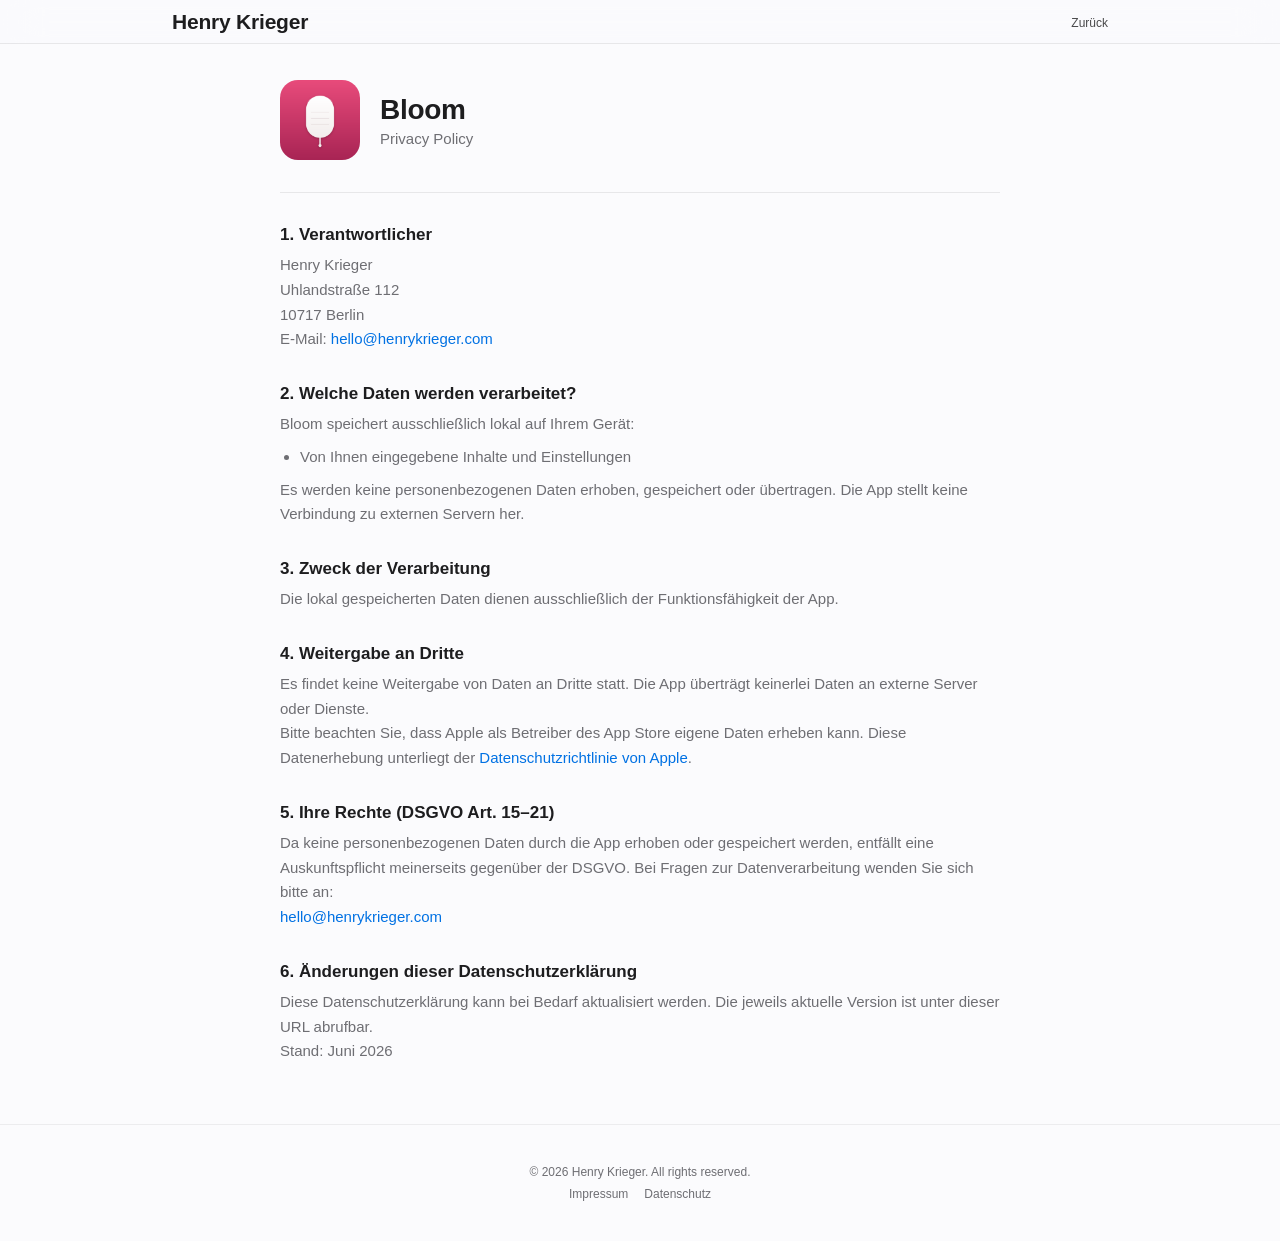
<file: privacy/bloom.html>
<!DOCTYPE html>
<html lang="de">
<head>
    <meta charset="UTF-8">
    <meta name="viewport" content="width=device-width, initial-scale=1.0">
    <title>Privacy Policy – Bloom</title>
    <link rel="stylesheet" href="../style.css">
    <link rel="icon" type="image/svg+xml" href="/favicon.svg">
    <link rel="apple-touch-icon" href="/media/henrykrieger.png">
</head>
<body>
    <nav>
        <div class="nav-content">
            <div class="nav-title">Henry Krieger</div>
            <ul class="nav-links">
                <li><a href="../index.html">Zurück</a></li>
            </ul>
        </div>
    </nav>

    <section class="legal-section">
        <div class="container">
            <div class="legal-content">

                <div class="privacy-app-header">
                    <img class="privacy-app-icon" src="../media/bloom_icon.png" alt="Bloom Icon">
                    <div>
                        <div class="privacy-app-name">Bloom</div>
                        <div class="privacy-app-subtitle">Privacy Policy</div>
                    </div>
                </div>

                <h2>1. Verantwortlicher</h2>
                <p>
                    Henry Krieger<br>
                    Uhlandstraße 112<br>
                    10717 Berlin<br>
                    E-Mail: <a href="mailto:hello@henrykrieger.com">hello@henrykrieger.com</a>
                </p>

                <h2>2. Welche Daten werden verarbeitet?</h2>
                <p>
                    Bloom speichert ausschließlich lokal auf Ihrem Gerät:
                </p>
                <ul>
                    <li>Von Ihnen eingegebene Inhalte und Einstellungen</li>
                </ul>
                <p>
                    Es werden keine personenbezogenen Daten erhoben, gespeichert oder übertragen. Die App stellt keine Verbindung zu externen Servern her.
                </p>

                <h2>3. Zweck der Verarbeitung</h2>
                <p>
                    Die lokal gespeicherten Daten dienen ausschließlich der Funktionsfähigkeit der App.
                </p>

                <h2>4. Weitergabe an Dritte</h2>
                <p>
                    Es findet keine Weitergabe von Daten an Dritte statt. Die App überträgt keinerlei Daten an externe Server oder Dienste.
                </p>
                <p>
                    Bitte beachten Sie, dass Apple als Betreiber des App Store eigene Daten erheben kann. Diese Datenerhebung unterliegt der <a href="https://www.apple.com/de/privacy/" target="_blank" rel="noopener noreferrer">Datenschutzrichtlinie von Apple</a>.
                </p>

                <h2>5. Ihre Rechte (DSGVO Art. 15–21)</h2>
                <p>
                    Da keine personenbezogenen Daten durch die App erhoben oder gespeichert werden, entfällt eine Auskunftspflicht meinerseits gegenüber der DSGVO. Bei Fragen zur Datenverarbeitung wenden Sie sich bitte an:
                </p>
                <p>
                    <a href="mailto:hello@henrykrieger.com">hello@henrykrieger.com</a>
                </p>

                <h2>6. Änderungen dieser Datenschutzerklärung</h2>
                <p>
                    Diese Datenschutzerklärung kann bei Bedarf aktualisiert werden. Die jeweils aktuelle Version ist unter dieser URL abrufbar.
                </p>
                <p>Stand: Juni 2026</p>

            </div>
        </div>
    </section>

    <footer>
        <div class="container">
            <p>© 2026 Henry Krieger. All rights reserved.</p>
            <div class="footer-links">
                <a href="../impressum.html">Impressum</a>
                <a href="../datenschutz.html">Datenschutz</a>
            </div>
        </div>
    </footer>
</body>
</html>
</file>
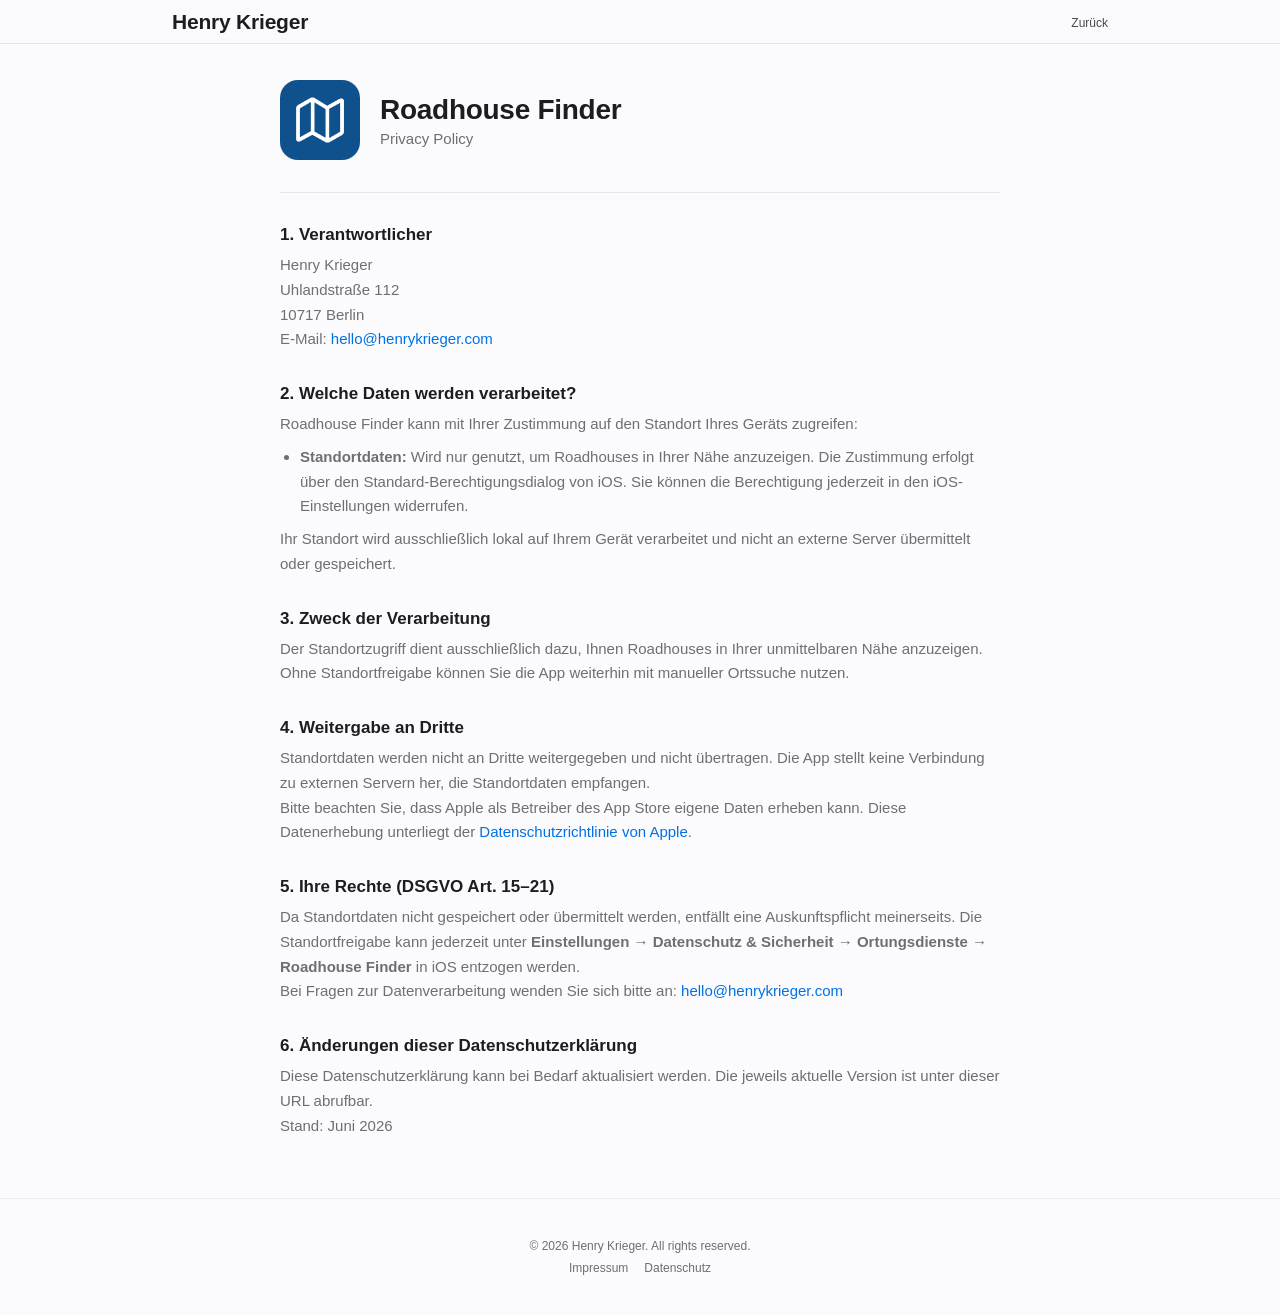
<file: privacy/roadhouse.html>
<!DOCTYPE html>
<html lang="de">
<head>
    <meta charset="UTF-8">
    <meta name="viewport" content="width=device-width, initial-scale=1.0">
    <title>Privacy Policy – Roadhouse Finder</title>
    <link rel="stylesheet" href="../style.css">
    <link rel="icon" type="image/svg+xml" href="/favicon.svg">
    <link rel="apple-touch-icon" href="/media/henrykrieger.png">
</head>
<body>
    <nav>
        <div class="nav-content">
            <div class="nav-title">Henry Krieger</div>
            <ul class="nav-links">
                <li><a href="../index.html">Zurück</a></li>
            </ul>
        </div>
    </nav>

    <section class="legal-section">
        <div class="container">
            <div class="legal-content">

                <div class="privacy-app-header">
                    <img class="privacy-app-icon" src="../media/roadhousefinder_icon.png" alt="Roadhouse Finder Icon">
                    <div>
                        <div class="privacy-app-name">Roadhouse Finder</div>
                        <div class="privacy-app-subtitle">Privacy Policy</div>
                    </div>
                </div>

                <h2>1. Verantwortlicher</h2>
                <p>
                    Henry Krieger<br>
                    Uhlandstraße 112<br>
                    10717 Berlin<br>
                    E-Mail: <a href="mailto:hello@henrykrieger.com">hello@henrykrieger.com</a>
                </p>

                <h2>2. Welche Daten werden verarbeitet?</h2>
                <p>
                    Roadhouse Finder kann mit Ihrer Zustimmung auf den Standort Ihres Geräts zugreifen:
                </p>
                <ul>
                    <li><strong>Standortdaten:</strong> Wird nur genutzt, um Roadhouses in Ihrer Nähe anzuzeigen. Die Zustimmung erfolgt über den Standard-Berechtigungsdialog von iOS. Sie können die Berechtigung jederzeit in den iOS-Einstellungen widerrufen.</li>
                </ul>
                <p>
                    Ihr Standort wird ausschließlich lokal auf Ihrem Gerät verarbeitet und nicht an externe Server übermittelt oder gespeichert.
                </p>

                <h2>3. Zweck der Verarbeitung</h2>
                <p>
                    Der Standortzugriff dient ausschließlich dazu, Ihnen Roadhouses in Ihrer unmittelbaren Nähe anzuzeigen. Ohne Standortfreigabe können Sie die App weiterhin mit manueller Ortssuche nutzen.
                </p>

                <h2>4. Weitergabe an Dritte</h2>
                <p>
                    Standortdaten werden nicht an Dritte weitergegeben und nicht übertragen. Die App stellt keine Verbindung zu externen Servern her, die Standortdaten empfangen.
                </p>
                <p>
                    Bitte beachten Sie, dass Apple als Betreiber des App Store eigene Daten erheben kann. Diese Datenerhebung unterliegt der <a href="https://www.apple.com/de/privacy/" target="_blank" rel="noopener noreferrer">Datenschutzrichtlinie von Apple</a>.
                </p>

                <h2>5. Ihre Rechte (DSGVO Art. 15–21)</h2>
                <p>
                    Da Standortdaten nicht gespeichert oder übermittelt werden, entfällt eine Auskunftspflicht meinerseits. Die Standortfreigabe kann jederzeit unter <strong>Einstellungen → Datenschutz & Sicherheit → Ortungsdienste → Roadhouse Finder</strong> in iOS entzogen werden.
                </p>
                <p>
                    Bei Fragen zur Datenverarbeitung wenden Sie sich bitte an: <a href="mailto:hello@henrykrieger.com">hello@henrykrieger.com</a>
                </p>

                <h2>6. Änderungen dieser Datenschutzerklärung</h2>
                <p>
                    Diese Datenschutzerklärung kann bei Bedarf aktualisiert werden. Die jeweils aktuelle Version ist unter dieser URL abrufbar.
                </p>
                <p>Stand: Juni 2026</p>

            </div>
        </div>
    </section>

    <footer>
        <div class="container">
            <p>© 2026 Henry Krieger. All rights reserved.</p>
            <div class="footer-links">
                <a href="../impressum.html">Impressum</a>
                <a href="../datenschutz.html">Datenschutz</a>
            </div>
        </div>
    </footer>
</body>
</html>
</file>
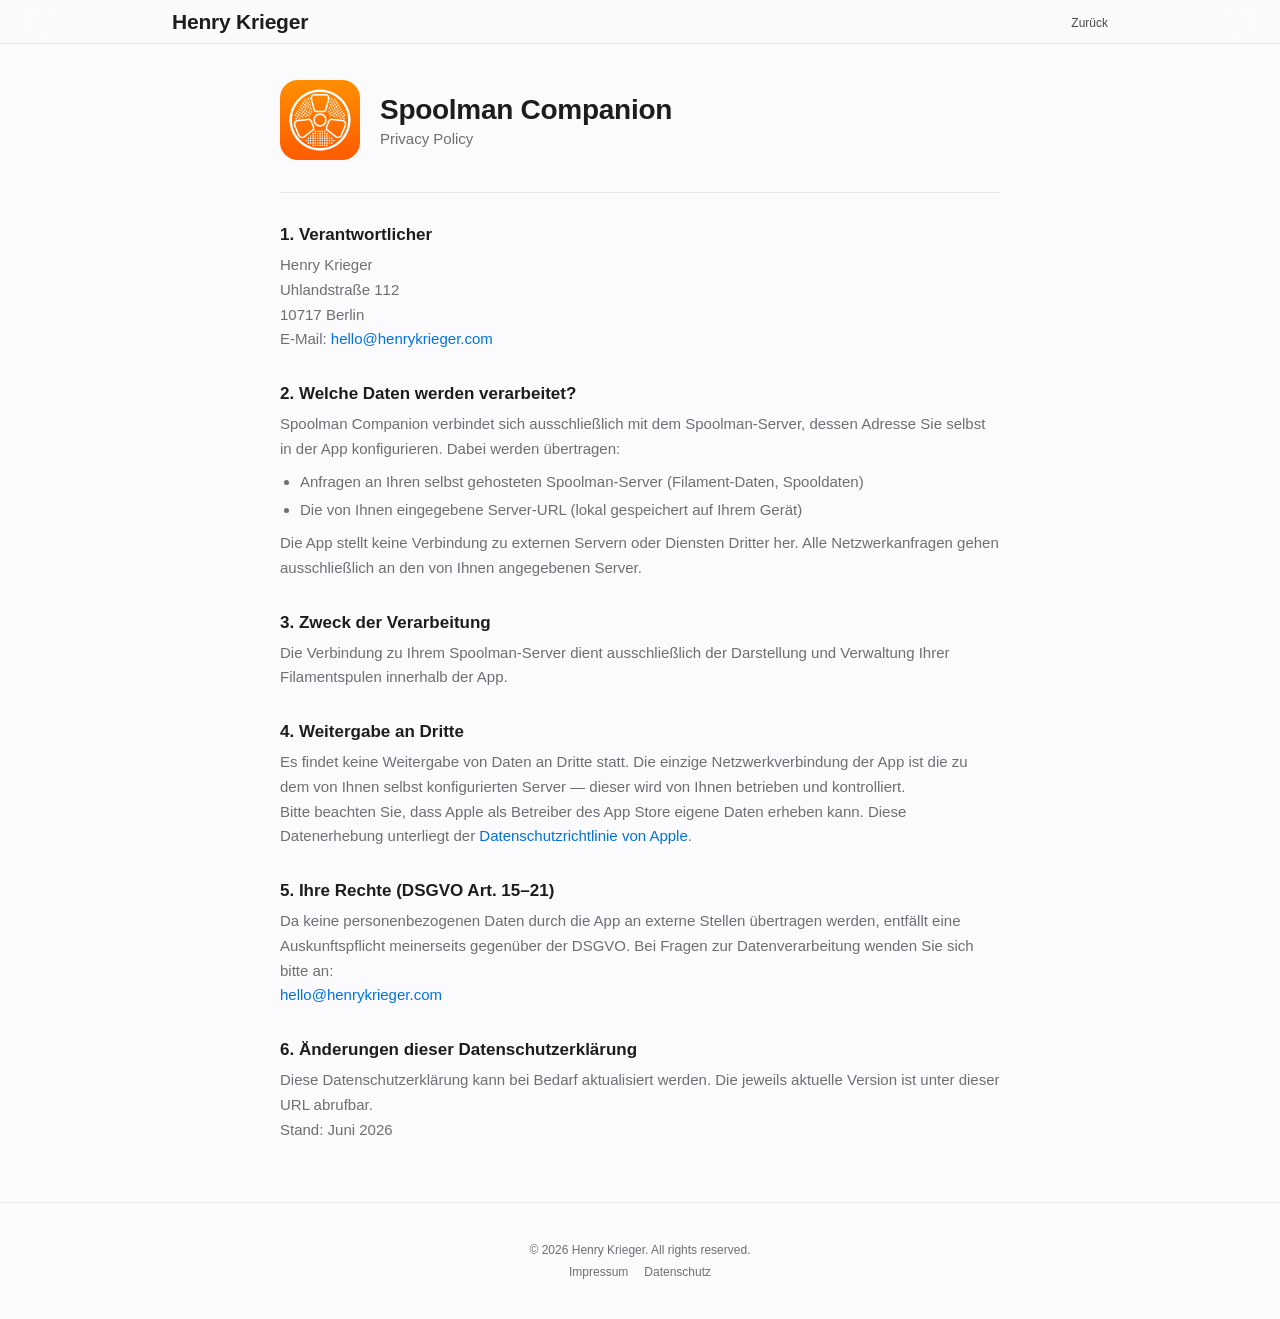
<file: privacy/spoolman.html>
<!DOCTYPE html>
<html lang="de">
<head>
    <meta charset="UTF-8">
    <meta name="viewport" content="width=device-width, initial-scale=1.0">
    <title>Privacy Policy – Spoolman Companion</title>
    <link rel="stylesheet" href="../style.css">
    <link rel="icon" type="image/svg+xml" href="/favicon.svg">
    <link rel="apple-touch-icon" href="/media/henrykrieger.png">
</head>
<body>
    <nav>
        <div class="nav-content">
            <div class="nav-title">Henry Krieger</div>
            <ul class="nav-links">
                <li><a href="../index.html">Zurück</a></li>
            </ul>
        </div>
    </nav>

    <section class="legal-section">
        <div class="container">
            <div class="legal-content">

                <div class="privacy-app-header">
                    <img class="privacy-app-icon" src="../media/spoolmancompanion_icon.png" alt="Spoolman Companion Icon">
                    <div>
                        <div class="privacy-app-name">Spoolman Companion</div>
                        <div class="privacy-app-subtitle">Privacy Policy</div>
                    </div>
                </div>

                <h2>1. Verantwortlicher</h2>
                <p>
                    Henry Krieger<br>
                    Uhlandstraße 112<br>
                    10717 Berlin<br>
                    E-Mail: <a href="mailto:hello@henrykrieger.com">hello@henrykrieger.com</a>
                </p>

                <h2>2. Welche Daten werden verarbeitet?</h2>
                <p>
                    Spoolman Companion verbindet sich ausschließlich mit dem Spoolman-Server, dessen Adresse Sie selbst in der App konfigurieren. Dabei werden übertragen:
                </p>
                <ul>
                    <li>Anfragen an Ihren selbst gehosteten Spoolman-Server (Filament-Daten, Spooldaten)</li>
                    <li>Die von Ihnen eingegebene Server-URL (lokal gespeichert auf Ihrem Gerät)</li>
                </ul>
                <p>
                    Die App stellt keine Verbindung zu externen Servern oder Diensten Dritter her. Alle Netzwerkanfragen gehen ausschließlich an den von Ihnen angegebenen Server.
                </p>

                <h2>3. Zweck der Verarbeitung</h2>
                <p>
                    Die Verbindung zu Ihrem Spoolman-Server dient ausschließlich der Darstellung und Verwaltung Ihrer Filamentspulen innerhalb der App.
                </p>

                <h2>4. Weitergabe an Dritte</h2>
                <p>
                    Es findet keine Weitergabe von Daten an Dritte statt. Die einzige Netzwerkverbindung der App ist die zu dem von Ihnen selbst konfigurierten Server — dieser wird von Ihnen betrieben und kontrolliert.
                </p>
                <p>
                    Bitte beachten Sie, dass Apple als Betreiber des App Store eigene Daten erheben kann. Diese Datenerhebung unterliegt der <a href="https://www.apple.com/de/privacy/" target="_blank" rel="noopener noreferrer">Datenschutzrichtlinie von Apple</a>.
                </p>

                <h2>5. Ihre Rechte (DSGVO Art. 15–21)</h2>
                <p>
                    Da keine personenbezogenen Daten durch die App an externe Stellen übertragen werden, entfällt eine Auskunftspflicht meinerseits gegenüber der DSGVO. Bei Fragen zur Datenverarbeitung wenden Sie sich bitte an:
                </p>
                <p>
                    <a href="mailto:hello@henrykrieger.com">hello@henrykrieger.com</a>
                </p>

                <h2>6. Änderungen dieser Datenschutzerklärung</h2>
                <p>
                    Diese Datenschutzerklärung kann bei Bedarf aktualisiert werden. Die jeweils aktuelle Version ist unter dieser URL abrufbar.
                </p>
                <p>Stand: Juni 2026</p>

            </div>
        </div>
    </section>

    <footer>
        <div class="container">
            <p>© 2026 Henry Krieger. All rights reserved.</p>
            <div class="footer-links">
                <a href="../impressum.html">Impressum</a>
                <a href="../datenschutz.html">Datenschutz</a>
            </div>
        </div>
    </footer>
</body>
</html>
</file>
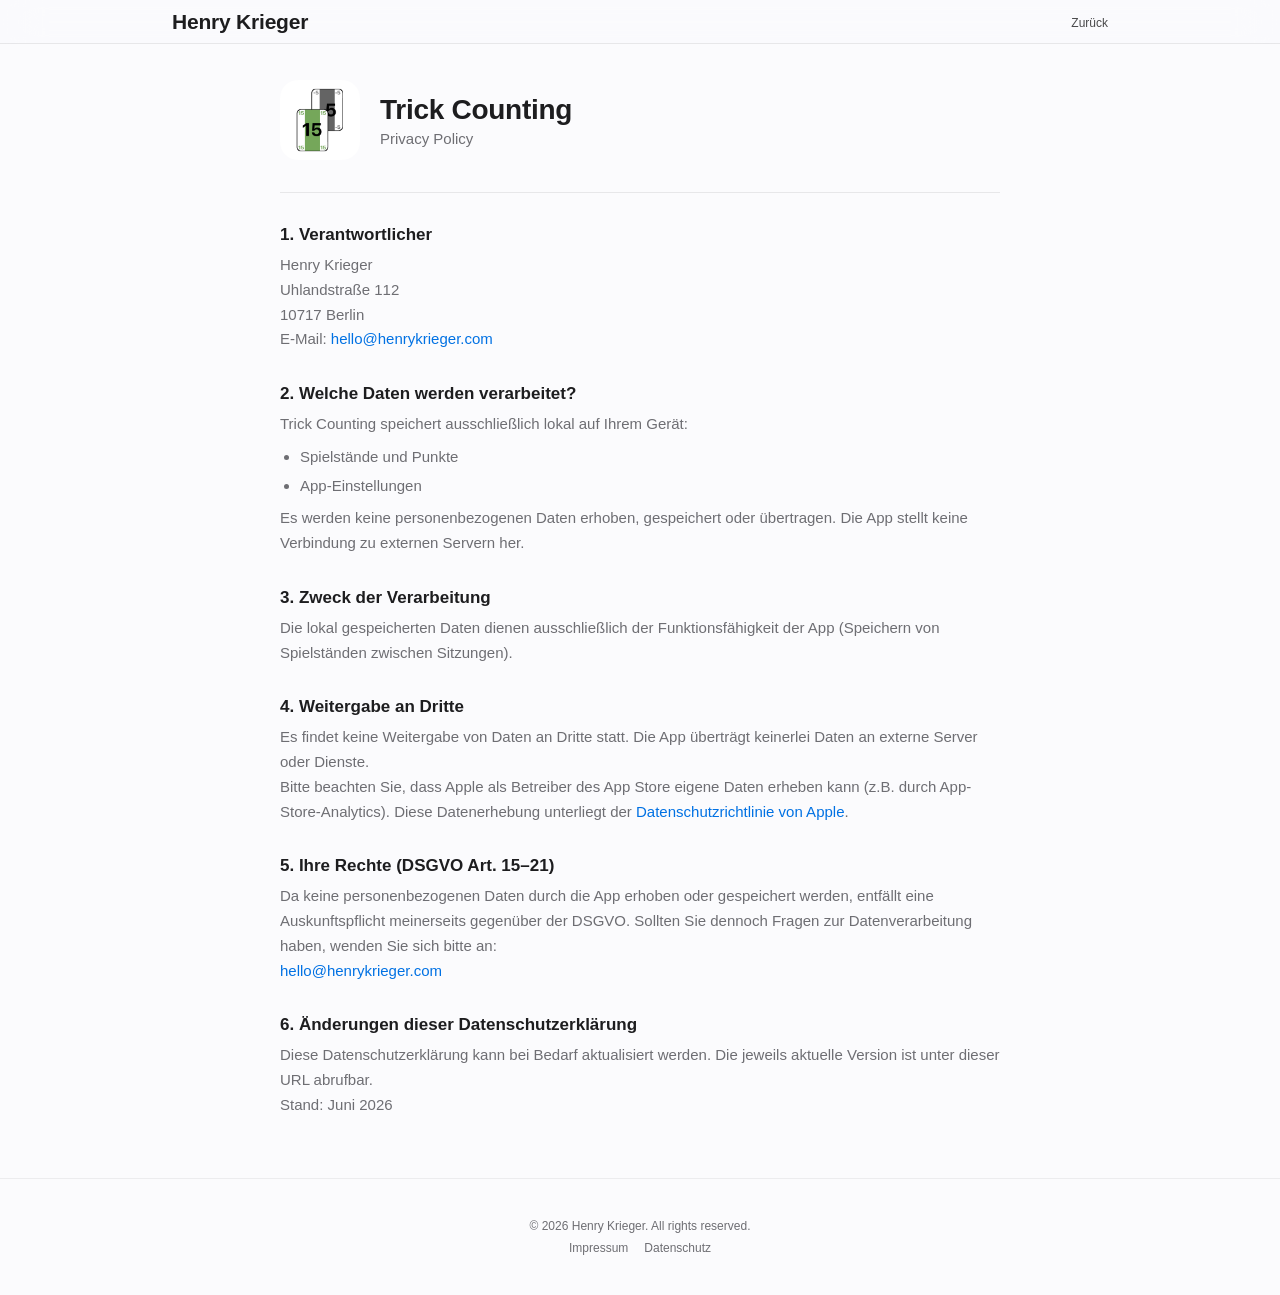
<file: privacy/trickcounting.html>
<!DOCTYPE html>
<html lang="de">
<head>
    <meta charset="UTF-8">
    <meta name="viewport" content="width=device-width, initial-scale=1.0">
    <title>Privacy Policy – Trick Counting</title>
    <link rel="stylesheet" href="../style.css">
    <link rel="icon" type="image/svg+xml" href="/favicon.svg">
    <link rel="apple-touch-icon" href="/media/henrykrieger.png">
</head>
<body>
    <nav>
        <div class="nav-content">
            <div class="nav-title">Henry Krieger</div>
            <ul class="nav-links">
                <li><a href="../index.html">Zurück</a></li>
            </ul>
        </div>
    </nav>

    <section class="legal-section">
        <div class="container">
            <div class="legal-content">

                <div class="privacy-app-header">
                    <img class="privacy-app-icon" src="../media/trickcounting_icon.png" alt="Trick Counting Icon">
                    <div>
                        <div class="privacy-app-name">Trick Counting</div>
                        <div class="privacy-app-subtitle">Privacy Policy</div>
                    </div>
                </div>

                <h2>1. Verantwortlicher</h2>
                <p>
                    Henry Krieger<br>
                    Uhlandstraße 112<br>
                    10717 Berlin<br>
                    E-Mail: <a href="mailto:hello@henrykrieger.com">hello@henrykrieger.com</a>
                </p>

                <h2>2. Welche Daten werden verarbeitet?</h2>
                <p>
                    Trick Counting speichert ausschließlich lokal auf Ihrem Gerät:
                </p>
                <ul>
                    <li>Spielstände und Punkte</li>
                    <li>App-Einstellungen</li>
                </ul>
                <p>
                    Es werden keine personenbezogenen Daten erhoben, gespeichert oder übertragen. Die App stellt keine Verbindung zu externen Servern her.
                </p>

                <h2>3. Zweck der Verarbeitung</h2>
                <p>
                    Die lokal gespeicherten Daten dienen ausschließlich der Funktionsfähigkeit der App (Speichern von Spielständen zwischen Sitzungen).
                </p>

                <h2>4. Weitergabe an Dritte</h2>
                <p>
                    Es findet keine Weitergabe von Daten an Dritte statt. Die App überträgt keinerlei Daten an externe Server oder Dienste.
                </p>
                <p>
                    Bitte beachten Sie, dass Apple als Betreiber des App Store eigene Daten erheben kann (z.B. durch App-Store-Analytics). Diese Datenerhebung unterliegt der <a href="https://www.apple.com/de/privacy/" target="_blank" rel="noopener noreferrer">Datenschutzrichtlinie von Apple</a>.
                </p>

                <h2>5. Ihre Rechte (DSGVO Art. 15–21)</h2>
                <p>
                    Da keine personenbezogenen Daten durch die App erhoben oder gespeichert werden, entfällt eine Auskunftspflicht meinerseits gegenüber der DSGVO. Sollten Sie dennoch Fragen zur Datenverarbeitung haben, wenden Sie sich bitte an:
                </p>
                <p>
                    <a href="mailto:hello@henrykrieger.com">hello@henrykrieger.com</a>
                </p>

                <h2>6. Änderungen dieser Datenschutzerklärung</h2>
                <p>
                    Diese Datenschutzerklärung kann bei Bedarf aktualisiert werden. Die jeweils aktuelle Version ist unter dieser URL abrufbar.
                </p>
                <p>Stand: Juni 2026</p>

            </div>
        </div>
    </section>

    <footer>
        <div class="container">
            <p>© 2026 Henry Krieger. All rights reserved.</p>
            <div class="footer-links">
                <a href="../impressum.html">Impressum</a>
                <a href="../datenschutz.html">Datenschutz</a>
            </div>
        </div>
    </footer>
</body>
</html>
</file>
<file: style.css>
* {
    margin: 0;
    padding: 0;
    box-sizing: border-box;
}

/* Elements marked with the `hidden` attribute (e.g. unreleased app cards) stay invisible */
[hidden] {
    display: none !important;
}

:root {
    --apple-blue: #0071e3;
    --apple-text: #1d1d1f;
    --apple-text-secondary: #6e6e73;
    --apple-bg: #fbfbfd;
    --apple-card-bg: #ffffff;
}

body {
    font-family: -apple-system, BlinkMacSystemFont, "SF Pro Display", "Segoe UI", Roboto, sans-serif;
    background: var(--apple-bg);
    color: var(--apple-text);
    overflow-x: hidden;
    -webkit-font-smoothing: antialiased;
    -moz-osx-font-smoothing: grayscale;
}

/* Navigation */
nav {
    position: fixed;
    top: 0;
    width: 100%;
    height: 44px;
    background: rgba(251, 251, 253, 0.8);
    backdrop-filter: saturate(180%) blur(20px);
    border-bottom: 0.5px solid rgba(0, 0, 0, 0.08);
    z-index: 9999;
    display: flex;
    justify-content: center;
    align-items: center;
}

.nav-content {
    width: 100%;
    max-width: 980px;
    padding: 0 22px;
    display: flex;
    justify-content: space-between;
    align-items: center;
}

.nav-title {
    font-size: 21px;
    font-weight: 600;
    color: var(--apple-text);
    letter-spacing: -0.01em;
}

.nav-links {
    display: flex;
    gap: 32px;
    list-style: none;
}

.nav-links a {
    color: var(--apple-text);
    text-decoration: none;
    font-size: 12px;
    font-weight: 400;
    opacity: 0.8;
    transition: opacity 0.3s cubic-bezier(0.25, 0.1, 0.25, 1);
}

.nav-links a:hover {
    opacity: 1;
}

/* Hero Section */
.hero {
    margin-top: 44px;
    padding: 100px 0;
    text-align: center;
    background: linear-gradient(180deg, var(--apple-bg) 0%, #f5f5f7 100%);
}

.hero h1 {
    font-size: clamp(48px, 8vw, 96px);
    font-weight: 700;
    letter-spacing: -0.015em;
    line-height: 1.05;
    margin-bottom: 20px;
    background: linear-gradient(135deg, #1d1d1f 0%, #6e6e73 100%);
    -webkit-background-clip: text;
    -webkit-text-fill-color: transparent;
    background-clip: text;
}

.hero-subtitle {
    font-size: clamp(21px, 3vw, 28px);
    font-weight: 400;
    color: var(--apple-text-secondary);
    margin-bottom: 30px;
    letter-spacing: -0.01em;
}

/* Container */
.container {
    max-width: 980px;
    margin: 0 auto;
    padding: 0 22px;
}

/* Section */
section {
    padding: 80px 0;
}

.section-header {
    margin-bottom: 60px;
}

.section-eyebrow {
    font-size: 12px;
    font-weight: 600;
    letter-spacing: 0.08em;
    text-transform: uppercase;
    color: var(--apple-blue);
    margin-bottom: 8px;
}

.section-title {
    font-size: clamp(32px, 5vw, 48px);
    font-weight: 700;
    letter-spacing: -0.015em;
    line-height: 1.1;
    color: var(--apple-text);
}

/* Cards Grid */
.cards-grid {
    display: grid;
    grid-template-columns: repeat(auto-fit, minmax(300px, 1fr));
    gap: 20px;
}

.card {
    background: var(--apple-card-bg);
    border-radius: 18px;
    padding: 40px;
    box-shadow: 0 4px 20px rgba(0, 0, 0, 0.05);
    transition: all 0.3s cubic-bezier(0.25, 0.1, 0.25, 1);
    position: relative;
    overflow: hidden;
}

.card::before {
    content: '';
    position: absolute;
    top: 0;
    left: 0;
    right: 0;
    height: 4px;
    background: linear-gradient(90deg, var(--apple-blue), #06c);
    transform: scaleX(0);
    transform-origin: left;
    transition: transform 0.3s cubic-bezier(0.25, 0.1, 0.25, 1);
}

.card:hover::before {
    transform: scaleX(1);
}

.card:hover {
    transform: translateY(-8px);
    box-shadow: 0 12px 40px rgba(0, 0, 0, 0.12);
}

.card-icon {
    width: 60px;
    height: 60px;
    border-radius: 12px;
    /* background: linear-gradient(135deg, var(--apple-blue), #06c); */
    display: flex;
    align-items: center;
    justify-content: center;
    font-size: 28px;
    font-weight: 700;
    color: white;
    margin-bottom: 24px;
}

.card h3 {
    font-size: 24px;
    font-weight: 600;
    letter-spacing: -0.01em;
    margin-bottom: 12px;
    color: var(--apple-text);
}

.card p {
    font-size: 17px;
    line-height: 1.47;
    color: var(--apple-text-secondary);
    margin-bottom: 20px;
}

.card-link {
    display: inline-flex;
    align-items: center;
    gap: 6px;
    color: var(--apple-blue);
    text-decoration: none;
    font-size: 17px;
    font-weight: 400;
    transition: gap 0.3s cubic-bezier(0.25, 0.1, 0.25, 1);
}

/* .card-link:hover {
    gap: 10px;
} */

.btn-icon {
    width: 16px;
    height: 16px;
    flex-shrink: 0;
}

.btn-icon-rotor {
    position: relative;
    top: 1px;
}

.app-status:has(.btn-icon) {
    padding-left: 12px;
}

/* App Status Styles */
.app-status {
    display: inline-flex;
    align-items: center;
    vertical-align: middle;
    gap: 6px;
    padding: 8px 16px;
    border-radius: 8px;
    font-size: 14px;
    font-weight: 500;
    transition: all 0.3s cubic-bezier(0.25, 0.1, 0.25, 1);
}

.app-status.available {
    background: rgba(0, 113, 227, 0.1);
    color: var(--apple-blue);
}

.app-status.available:hover {
    background: rgba(0, 113, 227, 0.15);
}

.app-status.coming-soon, .app-status.deprecated {
    background: rgba(110, 110, 115, 0.1);
    color: var(--apple-text-secondary);
}

.app-status.coming-soon:hover, .app-status.deprecated:hover {
    background: rgba(110, 110, 115, 0.15);
}

.app-status.free {
    background: rgba(52, 168, 83, 0.1);
    color: #22c55e;
}

.app-status.free:hover {
    background: rgba(52, 168, 83, 0.15);
}

/* Projects Grid */
.projects-grid {
    display: grid;
    grid-template-columns: repeat(2, 1fr);
    gap: 60px;
    max-width: 900px;
}

.project-item h3 {
    font-size: 24px;
    font-weight: 600;
    letter-spacing: -0.01em;
    margin-bottom: 12px;
    color: var(--apple-text);
}

.project-item p {
    font-size: 17px;
    line-height: 1.47;
    color: var(--apple-text-secondary);
    margin-bottom: 20px;
}

.project-link {
    display: inline-block;
    padding: 10px 20px;
    background: var(--apple-blue);
    color: white;
    text-decoration: none;
    border-radius: 8px;
    font-size: 15px;
    font-weight: 500;
    transition: all 0.3s cubic-bezier(0.25, 0.1, 0.25, 1);
}

.project-link.coming-soon {
    background: rgba(0, 113, 227, 0.1);
    color: var(--apple-blue);
    border: 1px solid rgba(0, 113, 227, 0.2);
}

.project-link.coming-soon:hover {
    background: rgba(0, 113, 227, 0.15);
    border-color: rgba(0, 113, 227, 0.3);
}

.project-link.active {
    background: var(--apple-blue);
    color: white;
}

.project-link.active:hover {
    background: #0077ed;
    transform: translateY(-2px);
}

.project-link.deprecated {
    background: rgba(110, 110, 115, 0.1);
    color: var(--apple-text-secondary);
    border: 1px solid rgba(110, 110, 115, 0.2);
}

.project-link.deprecated:hover {
    background: rgba(110, 110, 115, 0.15);
    border-color: rgba(110, 110, 115, 0.3);
}

/* Skills Pills */
.skills-container {
    display: flex;
    flex-wrap: wrap;
    gap: 12px;
    justify-content: center;
    max-width: 700px;
    margin: 0 auto;
}

.skill-pill {
    padding: 10px 24px;
    background: var(--apple-card-bg);
    border-radius: 20px;
    font-size: 15px;
    font-weight: 500;
    color: var(--apple-text);
    box-shadow: 0 2px 8px rgba(0, 0, 0, 0.04);
    transition: all 0.3s cubic-bezier(0.25, 0.1, 0.25, 1);
    border: 1px solid rgba(0, 0, 0, 0.06);
}

.skill-pill:hover {
    transform: translateY(-4px);
    background: linear-gradient(135deg, rgba(0, 113, 227, 0.08), rgba(0, 113, 227, 0.04));
    box-shadow: 0 8px 24px rgba(0, 113, 227, 0.12);
    border-color: rgba(0, 113, 227, 0.15);
    color: var(--apple-text);
}

/* Contact Section */
.contact-grid {
    display: grid;
    grid-template-columns: repeat(auto-fit, minmax(250px, 1fr));
    gap: 40px;
    text-align: center;
}

.contact-item h3 {
    font-size: 17px;
    font-weight: 600;
    color: var(--apple-text);
    margin-bottom: 12px;
}

.contact-item a {
    color: var(--apple-blue);
    text-decoration: none;
    font-size: 17px;
    transition: opacity 0.3s ease;
}

.contact-item a:hover {
    opacity: 0.7;
}

/* Archive Section */
.archive-grid {
    display: grid;
    grid-template-columns: repeat(auto-fit, minmax(300px, 1fr));
    gap: 24px;
}

.archive-item {
    background: transparent;
    border: 1.5px solid rgba(110, 110, 115, 0.3);
    border-radius: 18px;
    padding: 32px;
    transition: all 0.3s cubic-bezier(0.25, 0.1, 0.25, 1);
    position: relative;
    overflow: hidden;
}

.archive-item:hover {
    border-color: rgba(110, 110, 115, 0.6);
    background: rgba(110, 110, 115, 0.02);
    transform: translateY(-4px);
}

.archive-item h3 {
    font-size: 18px;
    font-weight: 600;
    letter-spacing: -0.01em;
    margin-bottom: 12px;
    color: var(--apple-text);
}

.archive-item p {
    font-size: 15px;
    line-height: 1.5;
    color: var(--apple-text-secondary);
    margin-bottom: 20px;
}

.archive-link {
    display: inline-flex;
    align-items: center;
    gap: 6px;
    padding: 6px 12px;
    background: transparent;
    color: var(--apple-text-secondary);
    text-decoration: none;
    border-radius: 6px;
    font-size: 13px;
    font-weight: 500;
    border: 1px solid rgba(110, 110, 115, 0.2);
    transition: all 0.3s cubic-bezier(0.25, 0.1, 0.25, 1);
}

.archive-link:hover {
    background: rgba(110, 110, 115, 0.08);
    border-color: rgba(110, 110, 115, 0.35);
    color: var(--apple-text);
}

.archive-link.deprecated {
    background: transparent;
    color: var(--apple-text-secondary);
    border: 1px solid rgba(110, 110, 115, 0.2);
}

.archive-link.deprecated:hover {
    background: rgba(110, 110, 115, 0.08);
    border-color: rgba(110, 110, 115, 0.35);
}

/* Footer */
footer {
    padding: 40px 0;
    border-top: 1px solid rgba(0, 0, 0, 0.06);
    text-align: center;
}

footer p {
    font-size: 12px;
    color: var(--apple-text-secondary);
}

.footer-links {
    margin-top: 8px;
    display: flex;
    justify-content: center;
    gap: 16px;
}

.footer-links a {
    font-size: 12px;
    color: var(--apple-text-secondary);
    text-decoration: none;
}

.footer-links a:hover {
    color: var(--apple-blue);
}

/* Legal pages */
.legal-section {
    padding: 80px 0 60px;
}

.legal-content {
    max-width: 720px;
    margin: 0 auto;
}

.legal-content h1 {
    font-size: 36px;
    font-weight: 700;
    margin-bottom: 40px;
}

.legal-content h2 {
    font-size: 17px;
    font-weight: 600;
    margin-top: 32px;
    margin-bottom: 8px;
}

.legal-content p,
.legal-content ul {
    font-size: 15px;
    line-height: 1.65;
    color: var(--apple-text-secondary);
}

.legal-content ul {
    padding-left: 20px;
    margin: 8px 0;
}

.legal-content li {
    margin-bottom: 4px;
}

.legal-content a {
    color: var(--apple-blue);
    text-decoration: none;
}

.legal-content a:hover {
    text-decoration: underline;
}

.privacy-app-header {
    display: flex;
    align-items: center;
    gap: 20px;
    margin-bottom: 32px;
    padding-bottom: 32px;
    border-bottom: 1px solid rgba(0, 0, 0, 0.08);
}

.privacy-app-icon {
    width: 80px;
    height: 80px;
    border-radius: 18px;
    flex-shrink: 0;
}

.privacy-app-name {
    font-size: 28px;
    font-weight: 700;
    letter-spacing: -0.01em;
    color: var(--apple-text);
}

.privacy-app-subtitle {
    font-size: 15px;
    color: var(--apple-text-secondary);
    margin-top: 4px;
}

/* CTA Button */
.cta-button {
    display: inline-block;
    padding: 12px 24px;
    background: var(--apple-blue);
    color: white;
    text-decoration: none;
    border-radius: 980px;
    font-size: 17px;
    font-weight: 400;
    transition: all 0.3s cubic-bezier(0.25, 0.1, 0.25, 1);
    box-shadow: 0 4px 16px rgba(0, 113, 227, 0.3);
}

.cta-button:hover {
    background: #0077ed;
    transform: scale(1.02);
    box-shadow: 0 6px 24px rgba(0, 113, 227, 0.4);
}

/* Responsive */
@media (max-width: 768px) {
    .nav-links {
        display: none;
    }

    .hero {
        padding: 60px 0;
    }

    section {
        padding: 60px 0;
    }

    .card {
        padding: 32px;
    }

    .cards-grid {
        grid-template-columns: 1fr;
    }

    .projects-grid {
        grid-template-columns: 1fr;
        gap: 40px;
    }
}

/* Fade in animation */
.fade-in {
    opacity: 0;
    transform: translateY(30px);
}

.fade-in.visible {
    animation: fadeInUp 0.6s cubic-bezier(0.25, 0.1, 0.25, 1) forwards;
}

@keyframes fadeInUp {
    from {
        opacity: 0;
        transform: translateY(30px);
    }
    to {
        opacity: 1;
        transform: translateY(0);
    }
}

.fade-in {
    animation: fadeInUp 0.8s cubic-bezier(0.25, 0.1, 0.25, 1) forwards;
    opacity: 0;
}

.fade-in:nth-child(1) { animation-delay: 0.1s; }
.fade-in:nth-child(2) { animation-delay: 0.2s; }
.fade-in:nth-child(3) { animation-delay: 0.3s; }
.fade-in:nth-child(4) { animation-delay: 0.4s; }

#skills, #archive {
    background: #f5f5f7;
}
</file>
